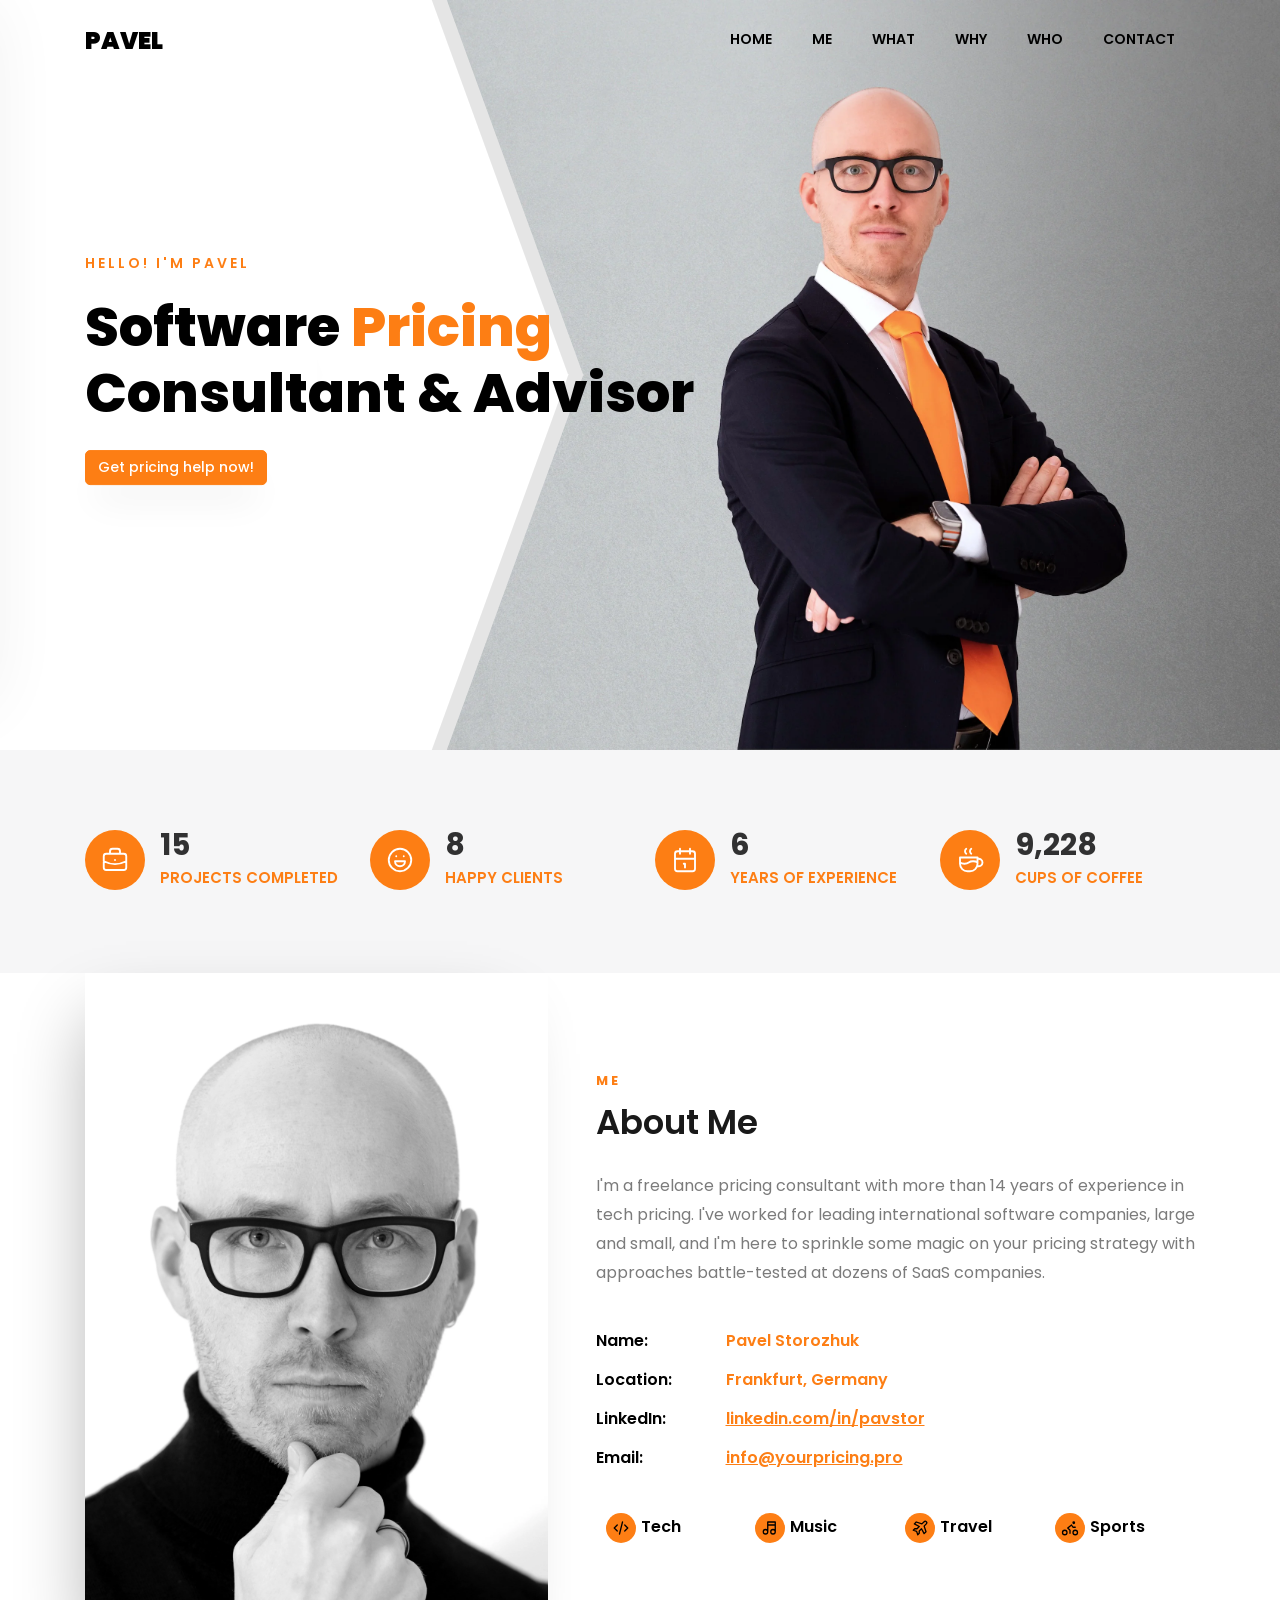
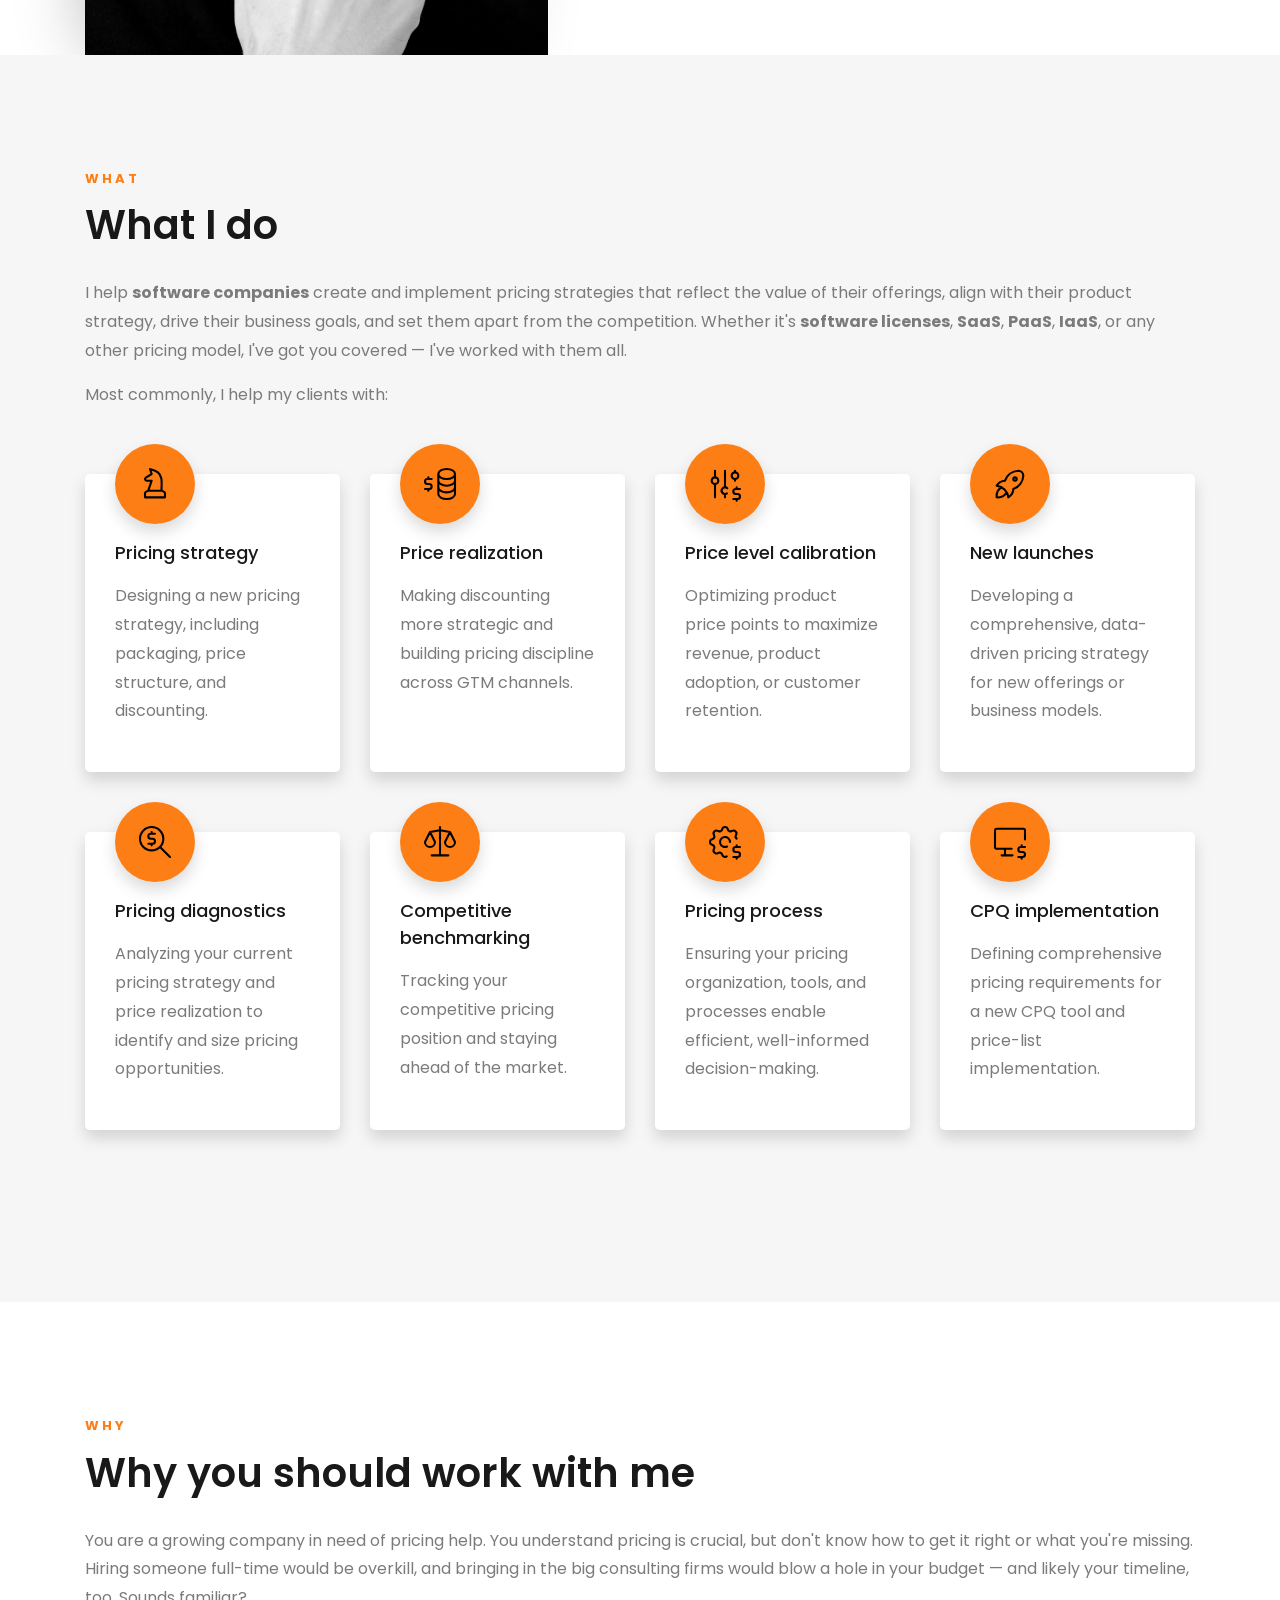
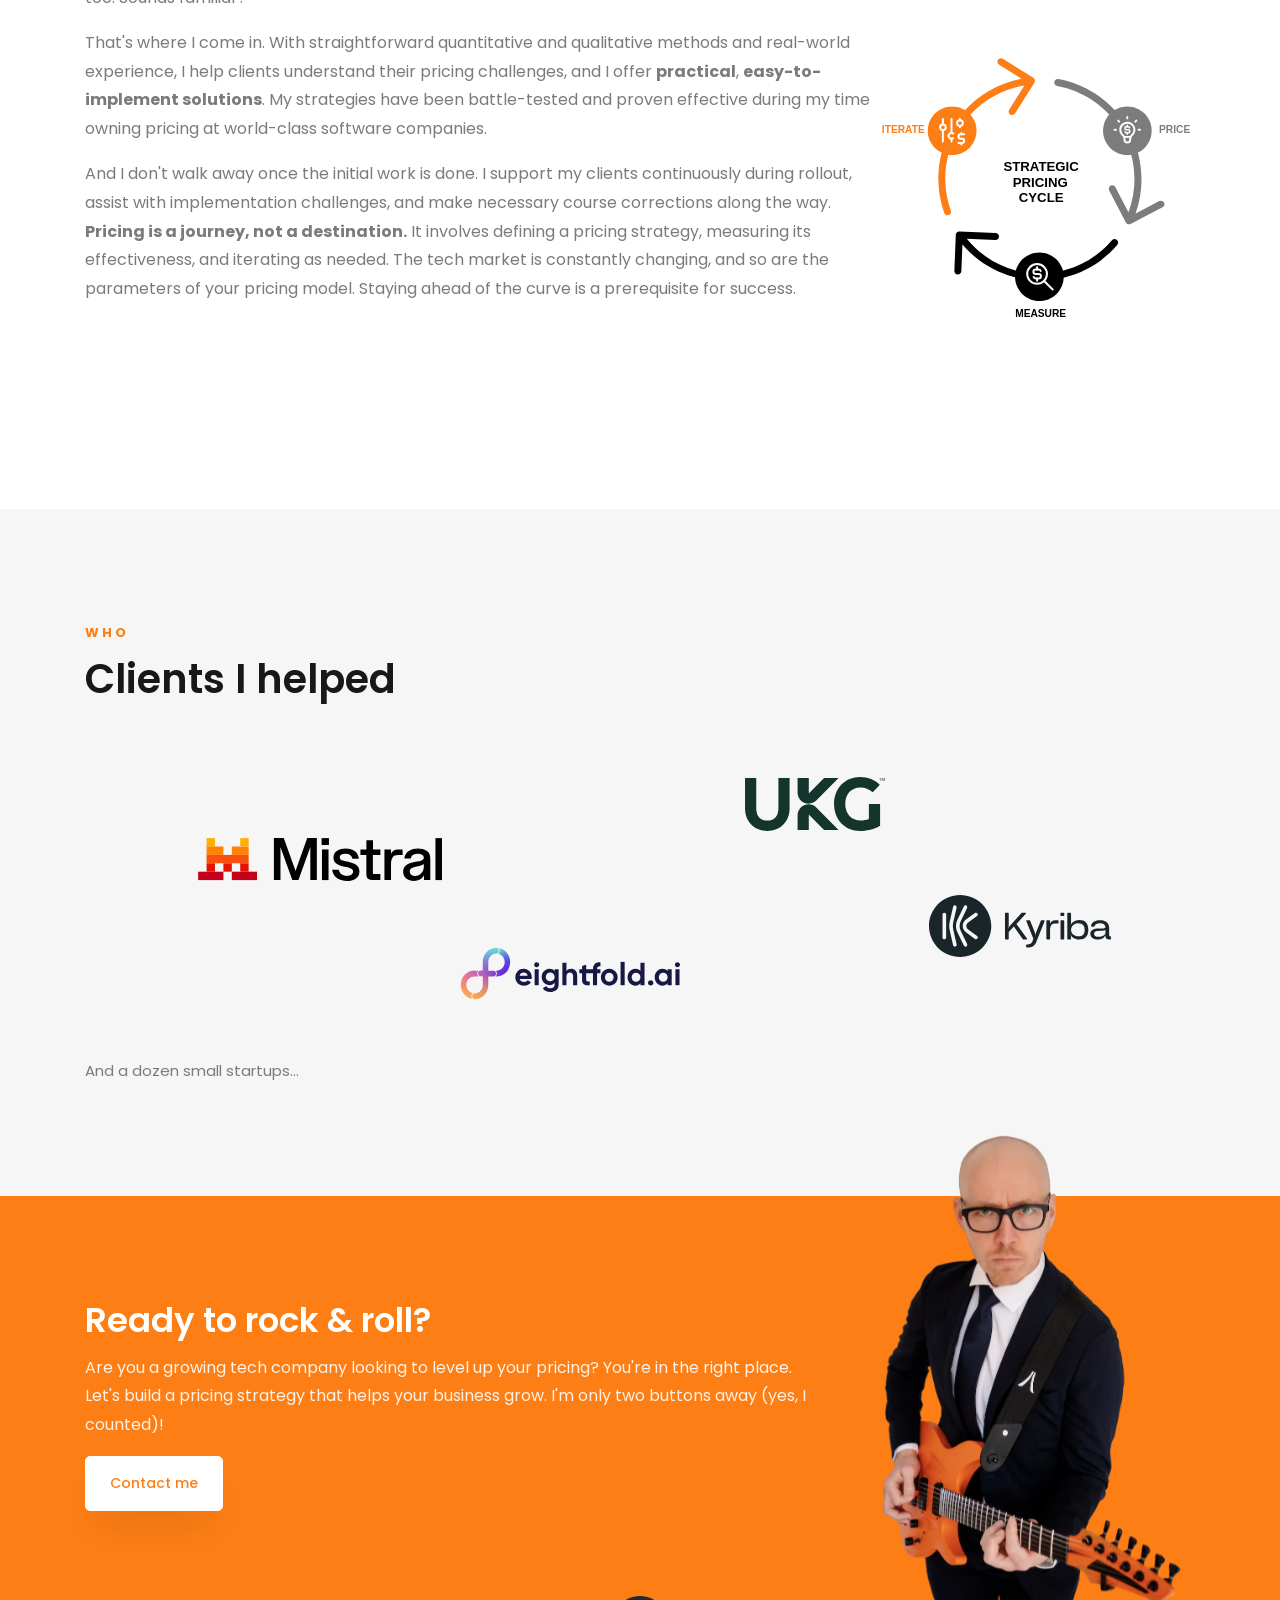
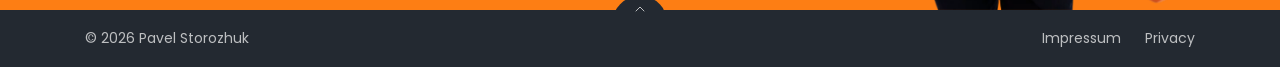
<file: index.html>
<!DOCTYPE html>
<html lang="en">

<head>
	<meta charset="utf-8">
	<meta name="viewport" content="width=device-width, initial-scale=1">
	<title>Pavel Storozhuk — Software Pricing Consultant &amp; Advisor</title>
	<meta name="description" content="Independent software pricing consultant: 14+ years in pricing for leading tech companies. Strategy, packaging and price realization for SaaS, PaaS and IaaS.">
	<link rel="canonical" href="https://yourpricing.pro/">
	<link rel="icon" href="images/favicon/favicon.ico" sizes="16x16 32x32 48x48">
	<link rel="icon" href="images/favicon/favicon.svg" type="image/svg+xml">
	<link rel="apple-touch-icon" href="images/favicon/apple-touch-icon.png">
	<link rel="manifest" href="site.webmanifest">
	<meta name="color-scheme" content="light dark">
	<meta name="theme-color" content="#ffffff" media="(prefers-color-scheme: light)">
	<meta name="theme-color" content="#1b1d20" media="(prefers-color-scheme: dark)">
	<!-- The site has its own dark theme; this stops the Dark Reader extension darkening it a second time -->
	<meta name="darkreader-lock">

	<!-- Link previews (LinkedIn, Slack, Teams, …) -->
	<meta property="og:type" content="website">
	<meta property="og:site_name" content="Your Pricing Pro">
	<meta property="og:locale" content="en_US">
	<meta property="og:url" content="https://yourpricing.pro/">
	<meta property="og:title" content="Pavel Storozhuk — Software Pricing Consultant &amp; Advisor">
	<meta property="og:description" content="Independent software pricing consultant: 14+ years in pricing for leading tech companies. Strategy, packaging and price realization for SaaS, PaaS and IaaS.">
	<meta property="og:image" content="https://yourpricing.pro/images/og.jpg">
	<meta property="og:image:width" content="1200">
	<meta property="og:image:height" content="630">
	<meta property="og:image:alt" content="Pavel Storozhuk, software pricing consultant">
	<meta name="twitter:card" content="summary_large_image">

	<!-- Structured data for search engines: who Pavel is and what the business offers -->
	<script type="application/ld+json">
	{
		"@context": "https://schema.org",
		"@graph": [
			{
				"@type": "Person",
				"@id": "https://yourpricing.pro/#pavel",
				"name": "Pavel Storozhuk",
				"jobTitle": "Software Pricing Consultant & Advisor",
				"description": "Freelance software pricing consultant with more than 14 years of experience in tech pricing for leading international software companies.",
				"url": "https://yourpricing.pro/",
				"image": "https://yourpricing.pro/images/about.jpg",
				"email": "info@yourpricing.pro",
				"address": {
					"@type": "PostalAddress",
					"addressLocality": "Frankfurt am Main",
					"addressRegion": "Hesse",
					"addressCountry": "DE"
				},
				"sameAs": ["https://linkedin.com/in/pavstor/"],
				"knowsLanguage": ["en", "ru", "de", "cs"],
				"knowsAbout": [
					"Pricing strategy",
					"SaaS pricing",
					"Software licensing",
					"Packaging and bundling",
					"Price realization",
					"Discount management",
					"Competitive pricing benchmarking",
					"CPQ (Configure, Price, Quote)"
				],
				"worksFor": { "@id": "https://yourpricing.pro/#business" }
			},
			{
				"@type": "ProfessionalService",
				"@id": "https://yourpricing.pro/#business",
				"name": "Your Pricing Pro",
				"description": "Independent software pricing consulting for growing SaaS and technology companies: pricing strategy, packaging, and price realization.",
				"url": "https://yourpricing.pro/",
				"logo": "https://yourpricing.pro/images/favicon/icon-512.png",
				"image": "https://yourpricing.pro/images/og.jpg",
				"email": "info@yourpricing.pro",
				"foundingDate": "2023",
				"founder": { "@id": "https://yourpricing.pro/#pavel" },
				"address": {
					"@type": "PostalAddress",
					"addressLocality": "Frankfurt am Main",
					"addressRegion": "Hesse",
					"addressCountry": "DE"
				},
				"areaServed": [
					{ "@type": "Country", "name": "United States" },
					{ "@type": "Place", "name": "European Union" }
				],
				"knowsLanguage": ["en", "ru", "de", "cs"],
				"sameAs": ["https://linkedin.com/in/pavstor/"],
				"hasOfferCatalog": {
					"@type": "OfferCatalog",
					"name": "Software pricing consulting services",
					"itemListElement": [
						{ "@type": "Offer", "itemOffered": { "@type": "Service", "name": "Pricing strategy", "description": "Designing a new pricing strategy, including packaging, price structure, and discounting." } },
						{ "@type": "Offer", "itemOffered": { "@type": "Service", "name": "Price realization", "description": "Making discounting more strategic and building pricing discipline across GTM channels." } },
						{ "@type": "Offer", "itemOffered": { "@type": "Service", "name": "Price level calibration", "description": "Optimizing product price points to maximize revenue, product adoption, or customer retention." } },
						{ "@type": "Offer", "itemOffered": { "@type": "Service", "name": "New launches", "description": "Developing a comprehensive, data-driven pricing strategy for new offerings or business models." } },
						{ "@type": "Offer", "itemOffered": { "@type": "Service", "name": "Pricing diagnostics", "description": "Analyzing your current pricing strategy and price realization to identify and size pricing opportunities." } },
						{ "@type": "Offer", "itemOffered": { "@type": "Service", "name": "Competitive benchmarking", "description": "Tracking your competitive pricing position and staying ahead of the market." } },
						{ "@type": "Offer", "itemOffered": { "@type": "Service", "name": "Pricing process", "description": "Ensuring your pricing organization, tools, and processes enable efficient, well-informed decision-making." } },
						{ "@type": "Offer", "itemOffered": { "@type": "Service", "name": "CPQ implementation", "description": "Defining comprehensive pricing requirements for a new CPQ tool and price-list implementation." } }
					]
				}
			},
			{
				"@type": "WebSite",
				"@id": "https://yourpricing.pro/#website",
				"url": "https://yourpricing.pro/",
				"name": "Your Pricing Pro",
				"inLanguage": "en",
				"publisher": { "@id": "https://yourpricing.pro/#business" }
			},
			{
				"@type": "WebPage",
				"@id": "https://yourpricing.pro/#webpage",
				"url": "https://yourpricing.pro/",
				"name": "Pavel Storozhuk — Software Pricing Consultant & Advisor",
				"inLanguage": "en",
				"isPartOf": { "@id": "https://yourpricing.pro/#website" },
				"about": { "@id": "https://yourpricing.pro/#pavel" },
				"mainEntity": { "@id": "https://yourpricing.pro/#pavel" },
				"primaryImageOfPage": "https://yourpricing.pro/images/about.jpg"
			}
		]
	}
	</script>

	<!-- Self-hosted fonts (css/style.css); preload the two weights the hero needs first -->
	<link rel="preload" href="fonts/poppins-600-latin.woff2" as="font" type="font/woff2" crossorigin>
	<link rel="preload" href="fonts/poppins-800-latin.woff2" as="font" type="font/woff2" crossorigin>
	<link rel="stylesheet" href="css/style.css?v=2026-11-18">
</head>

<body>
	<!-- Navigation: sticky menu bar; collapses into a toggle menu below 992px -->
	<nav class="site-nav" data-nav>
		<div class="container site-nav_inner">
			<a class="site-nav_brand" href="#home-section">Pavel</a>
			<!-- Icons: Tabler Icons 3.31 by Paweł Kuna (MIT, see licenses/tabler-icons.txt), inlined as SVG -->
			<button class="site-nav_toggle" type="button" data-nav-toggle aria-controls="nav" aria-expanded="false" aria-label="Toggle navigation">
				<svg class="icon" viewBox="0 0 24 24" aria-hidden="true"><path d="M4 6l16 0 M4 12l16 0 M4 18l16 0" /></svg>
			</button>
			<div class="site-nav_menu" id="nav">
				<ul class="site-nav_list">
					<li><a class="site-nav_link" href="#home-section"><span>Home</span></a></li>
					<li><a class="site-nav_link" href="#about-section"><span>Me</span></a></li>
					<li><a class="site-nav_link" href="#what-section"><span>What</span></a></li>
					<li><a class="site-nav_link" href="#why-section"><span>Why</span></a></li>
					<li><a class="site-nav_link" href="#clients-section"><span>Who</span></a></li>
					<li><a class="site-nav_link" href="#contact-section"><span>Contact</span></a></li>
				</ul>
			</div>
		</div>
	</nav>

	<main>
		<!-- Hero slider: one .slide per screen -->
		<div class="hero-slider" id="home-section" data-slider>
			<div class="slide">
				<div class="slide_photo" style="background-image: url(images/hero-1.webp);">
					<div class="slide_shape slide_shape--top"></div>
					<div class="slide_shape slide_shape--bottom"></div>
				</div>
				<div class="slide_content reveal">
					<div class="slide_text">
						<span class="slide_eyebrow">Hello! I'm Pavel</span>
						<h1 class="slide_title">Software <span>Pricing</span> Consultant &amp; Advisor</h1>
						<p><a class="btn btn--primary" data-contact href="mailto:info@yourpricing.pro?subject=Pricing%20help%20needed!&body=Dear%20Pavel,%0A">Get pricing help now!</a></p>
					</div>
				</div>
			</div>
			<div class="slide">
				<div class="slide_photo" style="background-image: url(images/hero-2.webp);">
					<div class="slide_shape slide_shape--top"></div>
					<div class="slide_shape slide_shape--bottom"></div>
				</div>
				<div class="slide_content">
					<div class="slide_text">
						<span class="slide_eyebrow">Your Pricing Pro</span>
						<p class="slide_title">I'm <span>Pavel</span>, and pricing is what I do best</p>
						<p><a class="btn btn--primary" data-contact href="mailto:info@yourpricing.pro?subject=Pricing%20help%20needed!&body=Dear%20Pavel,%0A">Get pricing help now!</a></p>
					</div>
				</div>
			</div>
		</div>

		<!-- Stats: numbers count up from 0 to data-count when scrolled into view -->
		<div class="stats" data-counters>
			<div class="container">
				<ul class="stats_grid">
					<li class="stat reveal">
						<div class="stat_icon"><svg class="icon" viewBox="0 0 24 24" aria-hidden="true"><path d="M3 7m0 2a2 2 0 0 1 2 -2h14a2 2 0 0 1 2 2v9a2 2 0 0 1 -2 2h-14a2 2 0 0 1 -2 -2z M8 7v-2a2 2 0 0 1 2 -2h4a2 2 0 0 1 2 2v2 M12 12l0 .01 M3 13a20 20 0 0 0 18 0" /></svg></div>
						<div class="stat_text">
							<strong class="stat_number"><span data-count="32" aria-hidden="true">0</span><span class="visually-hidden">32</span></strong>
							<span class="stat_label">Projects Completed</span>
						</div>
					</li>
					<li class="stat reveal">
						<div class="stat_icon"><svg class="icon" viewBox="0 0 24 24" aria-hidden="true"><path d="M12 12m-9 0a9 9 0 1 0 18 0a9 9 0 1 0 -18 0 M9 9l.01 0 M15 9l.01 0 M8 13a4 4 0 1 0 8 0h-8" /></svg></div>
						<div class="stat_text">
							<strong class="stat_number"><span data-count="18" aria-hidden="true">0</span><span class="visually-hidden">18</span></strong>
							<span class="stat_label">Happy Clients</span>
						</div>
					</li>
					<li class="stat reveal">
						<div class="stat_icon"><svg class="icon" viewBox="0 0 24 24" aria-hidden="true"><path d="M4 7a2 2 0 0 1 2 -2h12a2 2 0 0 1 2 2v12a2 2 0 0 1 -2 2h-12a2 2 0 0 1 -2 -2v-12z M16 3v4 M8 3v4 M4 11h16 M11 15h1 M12 15v3" /></svg></div>
						<div class="stat_text">
							<strong class="stat_number"><span data-count="14" aria-hidden="true">0</span><span class="visually-hidden">14</span></strong>
							<span class="stat_label">Years of Experience</span>
						</div>
					</li>
					<li class="stat reveal">
						<div class="stat_icon"><svg class="icon" viewBox="-1 0 24 24" aria-hidden="true"><path d="M3 14c.83 .642 2.077 1.017 3.5 1c1.423 .017 2.67 -.358 3.5 -1c.83 -.642 2.077 -1.017 3.5 -1c1.423 -.017 2.67 .358 3.5 1 M8 3a2.4 2.4 0 0 0 -1 2a2.4 2.4 0 0 0 1 2 M12 3a2.4 2.4 0 0 0 -1 2a2.4 2.4 0 0 0 1 2 M3 10h14v5a6 6 0 0 1 -6 6h-2a6 6 0 0 1 -6 -6v-5z M16.746 16.726a3 3 0 1 0 .252 -5.555" /></svg></div>
						<div class="stat_text">
							<strong class="stat_number"><span data-count="19478" aria-hidden="true">0</span><span class="visually-hidden">19,478</span></strong>
							<span class="stat_label">Cups of Coffee</span>
						</div>
					</li>
				</ul>
			</div>
		</div>

		<!-- About: photo, intro, contact details and interests -->
		<section class="about" id="about-section">
			<div class="container">
				<div class="about_grid">
					<div class="about_photo">
						<img src="images/about.webp" alt="Pavel Storozhuk, software pricing consultant" width="2629" height="3616" decoding="async">
					</div>
					<div class="about_body">
						<div class="section-text reveal">
							<span class="eyebrow">Me</span>
							<h2>About Me</h2>
							<p>
								I'm a freelance pricing consultant with more than 14 years of experience in tech pricing.
								I've worked for leading international software companies, large and small, and I'm here
								to sprinkle some magic on your pricing strategy with approaches battle-tested at dozens
								of SaaS companies.
							</p>
							<dl class="info-list">
								<div><dt class="info-list_label">Name:</dt> <dd class="info-list_value">Pavel Storozhuk</dd></div>
								<div><dt class="info-list_label">Location:</dt> <dd class="info-list_value">Frankfurt, Germany</dd></div>
								<div><dt class="info-list_label">LinkedIn:</dt> <dd class="info-list_value"><a href="https://linkedin.com/in/pavstor/">linkedin.com/in/pavstor</a></dd></div>
								<div><dt class="info-list_label">Email:</dt> <dd class="info-list_value"><a href="mailto:info@yourpricing.pro?subject=Pricing%20consultation%20question&body=Dear%20Pavel,%0A">info@yourpricing.pro</a></dd></div>
							</dl>
						</div>
						<ul class="interests">
							<li class="interest">
								<div class="interest_icon"><svg class="icon" viewBox="0 0 24 24" aria-hidden="true"><path d="M7 8l-4 4l4 4 M17 8l4 4l-4 4 M14 4l-4 16" /></svg></div>
								<div class="interest_label">Tech</div>
							</li>
							<li class="interest">
								<div class="interest_icon"><svg class="icon" viewBox="0 0 24 24" aria-hidden="true"><path d="M3 17a3 3 0 1 0 6 0a3 3 0 0 0 -6 0 M13 17a3 3 0 1 0 6 0a3 3 0 0 0 -6 0 M9 17v-13h10v13 M9 8h10" /></svg></div>
								<div class="interest_label">Music</div>
							</li>
							<li class="interest">
								<div class="interest_icon"><svg class="icon" viewBox="0 0 24 24" aria-hidden="true"><path d="M14.5 6.5l3 -2.9a2.05 2.05 0 0 1 2.9 2.9l-2.9 3l2.5 7.5l-2.5 2.55l-3.5 -6.55l-3 3v3l-2 2l-1.5 -4.5l-4.5 -1.5l2 -2h3l3 -3l-6.5 -3.5l2.5 -2.5l7.5 2.5z" /></svg></div>
								<div class="interest_label">Travel</div>
							</li>
							<li class="interest">
								<div class="interest_icon"><svg class="icon" viewBox="0 0 24 24" aria-hidden="true"><path d="M5 18m-3 0a3 3 0 1 0 6 0a3 3 0 1 0 -6 0 M19 18m-3 0a3 3 0 1 0 6 0a3 3 0 1 0 -6 0 M12 19l0 -4l-3 -3l5 -4l2 3l3 0 M17 5m-1 0a1 1 0 1 0 2 0a1 1 0 1 0 -2 0" /></svg></div>
								<div class="interest_label">Sports</div>
							</li>
						</ul>
					</div>
				</div>
			</div>
		</section>

		<!-- What: services intro and a grid of service cards -->
		<section class="section section--alt" id="what-section">
			<div class="container">
				<div class="section-text reveal">
					<span class="eyebrow">What</span>
					<h2>What I do</h2>
					<p>
						I help <strong>software companies</strong> create and implement pricing strategies that reflect
						the value of their offerings, align with their product strategy, drive their business goals, and
						set them apart from the competition. Whether it's <strong>software licenses</strong>,
						<strong>SaaS</strong>, <strong>PaaS</strong>, <strong>IaaS</strong>, or any other pricing model,
						I've got you covered — I've worked with them all.
					</p>
					<p>Most commonly, I help my clients with:</p>
				</div>

				<ul class="services">
					<li class="service-card">
						<div class="service-card_icon"><svg class="icon" viewBox="0 0 24 24" aria-hidden="true"><path d="M8 16l-1.447 .724a1 1 0 0 0 -.553 .894v2.382h12v-2.382a1 1 0 0 0 -.553 -.894l-1.447 -.724h-8z M9 3l1 3l-3.491 2.148a1 1 0 0 0 .524 1.852h2.967l-2.073 6h7.961l.112 -5c0 -3 -1.09 -5.983 -4 -7c-1.94 -.678 -2.94 -1.011 -3 -1z" /></svg></div>
						<h3>Pricing strategy</h3>
						<p>Designing a new pricing strategy, including packaging, price structure, and discounting.</p>
					</li>
					<li class="service-card">
						<div class="service-card_icon"><svg class="icon" viewBox="0 0 24 24" aria-hidden="true"><path d="M16 6m-5 0a5 3 0 1 0 10 0a5 3 0 1 0 -10 0 M11 6v4c0 1.657 2.239 3 5 3s5 -1.343 5 -3v-4 M11 10v4c0 1.657 2.239 3 5 3s5 -1.343 5 -3v-4 M11 14v4c0 1.657 2.239 3 5 3s5 -1.343 5 -3v-4 M7 9h-2.5a1.5 1.5 0 0 0 0 3h1a1.5 1.5 0 0 1 0 3h-2.5 M5 15v1m0 -8v1" /></svg></div>
						<h3>Price realization</h3>
						<p>Making discounting more strategic and building pricing discipline across GTM channels.</p>
					</li>
					<li class="service-card">
						<div class="service-card_icon"><svg class="icon" viewBox="0 0 24 24" aria-hidden="true"><path d="M4 10a2 2 0 1 0 4 0a2 2 0 0 0 -4 0 M6 4v4 M6 12v8 M13.366 14.54a2 2 0 1 0 -.216 3.097 M12 4v10 M12 18v2 M16 7a2 2 0 1 0 4 0a2 2 0 0 0 -4 0 M18 4v1 M18 9v1 M21 15h-2.5a1.5 1.5 0 0 0 0 3h1a1.5 1.5 0 0 1 0 3h-2.5 M19 21v1m0 -8v1" /></svg></div>
						<h3>Price level calibration</h3>
						<p>Optimizing product price points to maximize revenue, product adoption, or customer retention.</p>
					</li>
					<li class="service-card">
						<div class="service-card_icon"><svg class="icon" viewBox="0 0 24 24" aria-hidden="true"><path d="M4 13a8 8 0 0 1 7 7a6 6 0 0 0 3 -5a9 9 0 0 0 6 -8a3 3 0 0 0 -3 -3a9 9 0 0 0 -8 6a6 6 0 0 0 -5 3 M7 14a6 6 0 0 0 -3 6a6 6 0 0 0 6 -3 M15 9m-1 0a1 1 0 1 0 2 0a1 1 0 1 0 -2 0" /></svg></div>
						<h3>New launches</h3>
						<p>Developing a comprehensive, data-driven pricing strategy for new offerings or business models.</p>
					</li>
					<li class="service-card">
						<div class="service-card_icon"><svg class="icon" viewBox="0 0 24 24" aria-hidden="true"><path d="M10 10m-7 0a7 7 0 1 0 14 0a7 7 0 1 0 -14 0 M21 21l-6 -6 M12 7h-2.5a1.5 1.5 0 0 0 0 3h1a1.5 1.5 0 0 1 0 3h-2.5 M10 13v1m0 -8v1" /></svg></div>
						<h3>Pricing diagnostics</h3>
						<p>Analyzing your current pricing strategy and price realization to identify and size pricing opportunities.</p>
					</li>
					<li class="service-card">
						<div class="service-card_icon"><svg class="icon" viewBox="0 0 24 24" aria-hidden="true"><path d="M7 20l10 0 M6 6l6 -1l6 1 M12 3l0 17 M9 12l-3 -6l-3 6a3 3 0 0 0 6 0 M21 12l-3 -6l-3 6a3 3 0 0 0 6 0" /></svg></div>
						<h3>Competitive benchmarking</h3>
						<p>Tracking your competitive pricing position and staying ahead of the market.</p>
					</li>
					<li class="service-card">
						<div class="service-card_icon"><svg class="icon" viewBox="0 0 24 24" aria-hidden="true"><path d="M13.038 20.666c-.902 .665 -2.393 .337 -2.713 -.983a1.724 1.724 0 0 0 -2.573 -1.066c-1.543 .94 -3.31 -.826 -2.37 -2.37a1.724 1.724 0 0 0 -1.065 -2.572c-1.756 -.426 -1.756 -2.924 0 -3.35a1.724 1.724 0 0 0 1.066 -2.573c-.94 -1.543 .826 -3.31 2.37 -2.37c1 .608 2.296 .07 2.572 -1.065c.426 -1.756 2.924 -1.756 3.35 0a1.724 1.724 0 0 0 2.573 1.066c1.543 -.94 3.31 .826 2.37 2.37a1.724 1.724 0 0 0 .402 2.248 M15 12a3 3 0 1 0 -1.724 2.716 M21 15h-2.5a1.5 1.5 0 0 0 0 3h1a1.5 1.5 0 0 1 0 3h-2.5 M19 21v1m0 -8v1" /></svg></div>
						<h3>Pricing process</h3>
						<p>Ensuring your pricing organization, tools, and processes enable efficient, well-informed decision-making.</p>
					</li>
					<li class="service-card">
						<div class="service-card_icon"><svg class="icon" viewBox="0 0 24 24" aria-hidden="true"><path d="M13 16h-9a1 1 0 0 1 -1 -1v-10a1 1 0 0 1 1 -1h16a1 1 0 0 1 1 1v5.5 M7 20h6.5 M9 16v4 M21 15h-2.5a1.5 1.5 0 0 0 0 3h1a1.5 1.5 0 0 1 0 3h-2.5 M19 21v1m0 -8v1" /></svg></div>
						<h3>CPQ implementation</h3>
						<p>Defining comprehensive pricing requirements for a new CPQ tool and price-list implementation.</p>
					</li>
				</ul>
			</div>
		</section>

		<!-- Why: approach, with the pricing cycle diagram floated beside the text -->
		<section class="section" id="why-section">
			<div class="container">
				<div class="section-text section-text--with-figure reveal">
					<span class="eyebrow">Why</span>
					<h2>Why you should work with me</h2>
					<p>
						You are a growing company in need of pricing help. You understand pricing is crucial, but don't
						know how to get it right or what you're missing. Hiring someone full-time would be overkill, and
						bringing in the big consulting firms would blow a hole in your budget — and likely your timeline, too.
						Sounds familiar?
					</p>
					<img class="illustration" src="images/pricing-cycle.svg" alt="Strategic pricing cycle: price, measure, iterate" width="2008" height="1742" decoding="async">
					<p>
						That's where I come in. With straightforward quantitative and qualitative methods and real-world
						experience, I help clients understand their pricing challenges, and I offer <strong>practical</strong>,
						<strong>easy-to-implement solutions</strong>. My strategies have been battle-tested and proven effective during my
						time owning pricing at world-class software companies.
					</p>
					<p>
						And I don't walk away once the initial work is done. I support my clients continuously during
						rollout, assist with implementation challenges, and make necessary course corrections along the way.
						<strong>Pricing is a journey, not a destination.</strong> It involves defining
						a pricing strategy, measuring its effectiveness, and iterating as needed. The tech market is constantly
						changing, and so are the parameters of your pricing model. Staying ahead of the curve is a prerequisite for
						success.
					</p>
				</div>
			</div>
		</section>

		<!-- Clients: a loose cloud of logos; each SVG carries its own dark-mode colours -->
		<section class="section section--alt" id="clients-section">
			<div class="container">
				<div class="section-text reveal">
					<span class="eyebrow">Who</span>
					<h2>Clients I helped</h2>
				</div>

				<ul class="clients" data-shuffle>
					<li class="client client--eightfold reveal">
						<a class="client_link" href="https://eightfold.ai/" target="_blank" rel="noopener"><img src="images/clients/eightfold.svg" alt="Eightfold AI" width="192" height="49" loading="lazy" decoding="async"></a>
					</li>
					<li class="client client--kyriba reveal">
						<a class="client_link" href="https://kyriba.com/" target="_blank" rel="noopener"><img src="images/clients/kyriba.svg" alt="Kyriba" width="146" height="50" loading="lazy" decoding="async"></a>
					</li>
					<li class="client client--ukg reveal">
						<a class="client_link" href="https://ukg.com/" target="_blank" rel="noopener"><img src="images/clients/ukg.svg" alt="UKG" width="413" height="157" loading="lazy" decoding="async"></a>
					</li>
					<li class="client client--mistral reveal">
						<a class="client_link" href="https://mistral.ai/" target="_blank" rel="noopener"><img src="images/clients/mistral.svg" alt="Mistral AI" width="91" height="16" loading="lazy" decoding="async"></a>
					</li>
				</ul>

				<p class="clients_more reveal">And a dozen small startups…</p>
			</div>
		</section>

		<!-- Call to action: orange band with a contact button and photo -->
		<section class="cta" id="contact-section">
			<div class="container cta_grid">
				<div class="cta_text">
					<h2>Ready to rock &amp; roll?</h2>
					<p>
						Are you a growing tech company looking to level up your pricing? You're in the right place. Let's build
						a pricing strategy that helps your business grow. I'm only two buttons away (yes, I counted)!
					</p>
					<p><a class="btn btn--white btn--large" data-contact href="mailto:info@yourpricing.pro?subject=Pricing%20consultation%20question&body=Dear%20Pavel,%0A">Contact me</a></p>
				</div>
				<img class="cta_photo" src="images/cta.webp" alt="Pavel Storozhuk" width="833" height="1200" decoding="async">
			</div>
		</section>
	</main>

	<!-- Contact form: a modal dialog opened by the [data-contact] buttons, sent through web3forms -->
	<dialog class="contact-modal" tabindex="-1" aria-labelledby="contact-title" data-contact-modal>
		<div class="contact-modal_card">
			<button class="contact-modal_close" type="button" aria-label="Close" data-contact-close>
				<svg class="icon" viewBox="0 0 24 24" aria-hidden="true"><path d="M18 6l-12 12 M6 6l12 12" /></svg>
			</button>
			<form class="contact-form" action="https://api.web3forms.com/submit" method="POST" data-contact-form>
				<input type="hidden" name="access_key" value="305aff0a-ae7c-4290-9ef5-ddfe26e67bcb">
				<input type="hidden" name="subject" value="Request from YourPricing.Pro">
				<input type="hidden" name="from_name" value="Website Form">
				<input type="checkbox" name="botcheck" class="contact-form_trap" autocomplete="off">

				<span class="eyebrow">Contact</span>
				<h2 id="contact-title">Let's talk pricing</h2>
				<p>Tell me a little about your company and the pricing challenge you're facing.</p>

				<div class="contact-form_field">
					<label for="contact-name">Name</label>
					<input type="text" id="contact-name" name="name" autocomplete="name" required>
				</div>
				<div class="contact-form_field">
					<label for="contact-email">Email</label>
					<input type="email" id="contact-email" name="email" autocomplete="email" required>
				</div>
				<div class="contact-form_field">
					<label for="contact-message">Message</label>
					<textarea id="contact-message" name="message" rows="8" required></textarea>
				</div>

				<p class="contact-form_error" role="alert" hidden data-contact-error>
					Sorry, your message couldn't be sent. Please try again, or email me at
					<a href="mailto:info@yourpricing.pro">info@yourpricing.pro</a>.
				</p>
				<button class="btn btn--primary btn--large contact-form_submit" type="submit">Send message</button>
			</form>
			<div class="contact-done" hidden data-contact-done>
				<span class="eyebrow">Thank you</span>
				<h2 tabindex="-1">Message sent!</h2>
				<p>Thanks for reaching out. I'll get back to you soon.</p>
				<button class="btn btn--primary btn--large" type="button" data-contact-close>Close</button>
			</div>
		</div>
	</dialog>

	<!-- Footer -->
	<footer class="site-footer">
		<div class="container site-footer_inner">
			<p>&copy; <span data-year>2026</span> Pavel Storozhuk</p>
			<nav aria-label="Legal">
				<ul class="site-footer_links">
					<li><a href="impressum/">Impressum</a></li>
					<li><a href="privacy/">Privacy</a></li>
				</ul>
			</nav>
		</div>
		<button class="site-footer_top" type="button" data-to-top aria-label="Back to top"><svg class="icon" viewBox="0 0 24 24" aria-hidden="true"><path d="M6 15l6 -6l6 6" /></svg></button>
	</footer>

	<script src="js/main.js?v=2026-11-14b"></script>
</body>

</html>
</file>
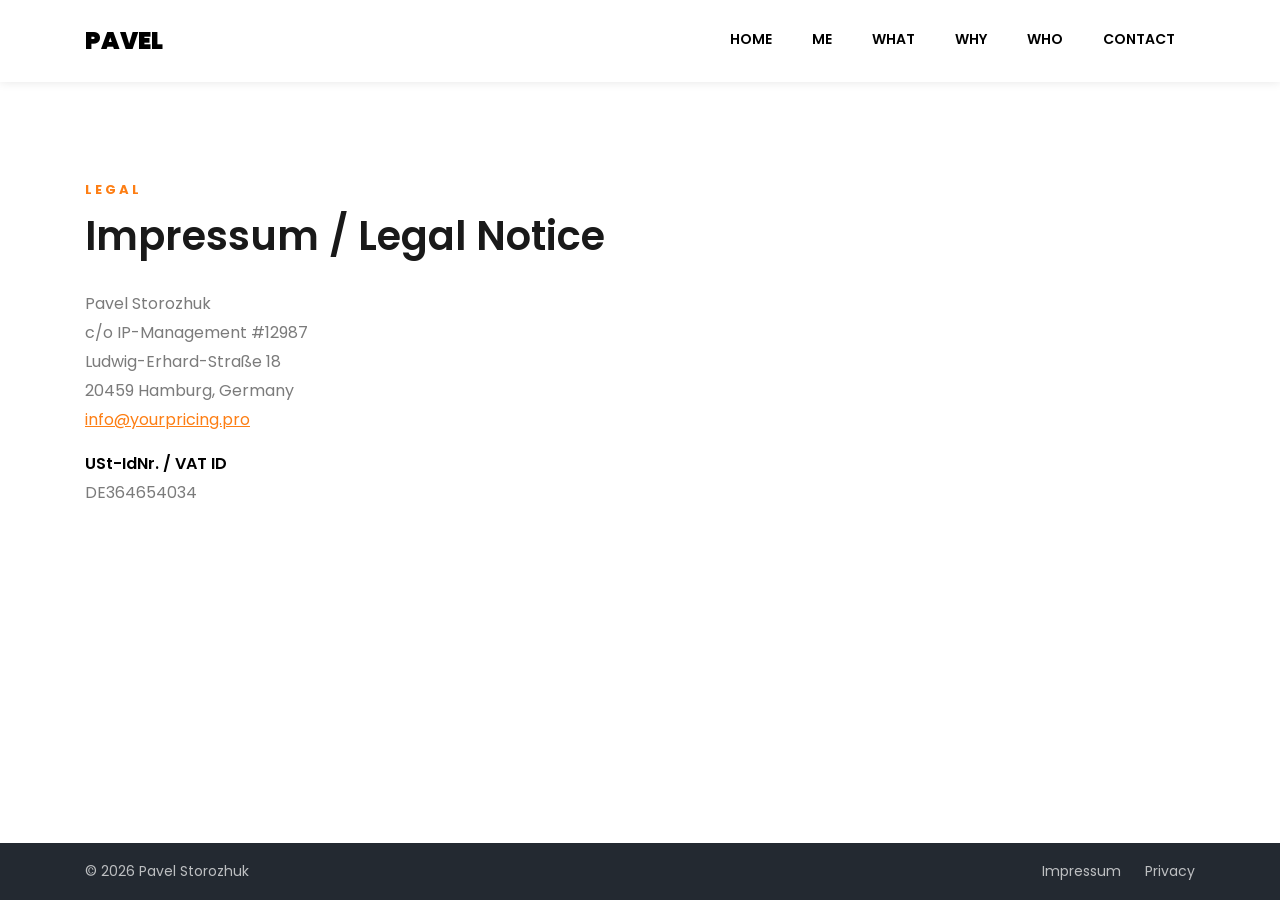
<file: impressum/index.html>
<!DOCTYPE html>
<html lang="en">

<head>
	<meta charset="utf-8">
	<meta name="viewport" content="width=device-width, initial-scale=1">
	<title>Impressum / Legal Notice — Pavel Storozhuk</title>
	<!-- Legal page: kept out of search results -->
	<meta name="robots" content="noindex">
	<link rel="canonical" href="https://yourpricing.pro/impressum/">
	<!-- One folder below the site's root, so paths start from the root, as on the other pages -->
	<base href="../">
	<link rel="icon" href="images/favicon/favicon.ico" sizes="16x16 32x32 48x48">
	<link rel="icon" href="images/favicon/favicon.svg" type="image/svg+xml">
	<link rel="apple-touch-icon" href="images/favicon/apple-touch-icon.png">
	<meta name="color-scheme" content="light dark">
	<meta name="theme-color" content="#ffffff" media="(prefers-color-scheme: light)">
	<meta name="theme-color" content="#1b1d20" media="(prefers-color-scheme: dark)">
	<meta name="darkreader-lock">
	<link rel="preload" href="fonts/poppins-600-latin.woff2" as="font" type="font/woff2" crossorigin>
	<link rel="stylesheet" href="css/style.css?v=2026-11-18">
</head>

<body class="page-fill">
	<nav class="site-nav site-nav--shadow" data-nav>
		<div class="container site-nav_inner">
			<a class="site-nav_brand" href="./">Pavel</a>
			<button class="site-nav_toggle" type="button" data-nav-toggle aria-controls="nav" aria-expanded="false" aria-label="Toggle navigation">
				<svg class="icon" viewBox="0 0 24 24" aria-hidden="true"><path d="M4 6l16 0 M4 12l16 0 M4 18l16 0" /></svg>
			</button>
			<div class="site-nav_menu" id="nav">
				<ul class="site-nav_list">
					<li><a class="site-nav_link" href="./"><span>Home</span></a></li>
					<li><a class="site-nav_link" href="./#about-section"><span>Me</span></a></li>
					<li><a class="site-nav_link" href="./#what-section"><span>What</span></a></li>
					<li><a class="site-nav_link" href="./#why-section"><span>Why</span></a></li>
					<li><a class="site-nav_link" href="./#clients-section"><span>Who</span></a></li>
					<li><a class="site-nav_link" href="./#contact-section"><span>Contact</span></a></li>
				</ul>
			</div>
		</div>
	</nav>

	<main>
		<section class="section section--page-top legal">
			<div class="container">
				<span class="eyebrow">Legal</span>
				<h1><span lang="de">Impressum</span> / Legal Notice</h1>
				<p>
					Pavel Storozhuk<br>
					c/o IP-Management #12987<br>
					Ludwig-Erhard-Straße 18<br>
					20459 Hamburg, Germany<br>
					<a href="mailto:info@yourpricing.pro?subject=Impressum">info@yourpricing.pro</a>
				</p>
				<dl class="legal_details">
					<div>
						<dt><abbr lang="de" title="Umsatzsteuer-Identifikationsnummer">USt-IdNr.</abbr> / VAT ID</dt>
						<dd>DE364654034</dd>
					</div>
				</dl>
			</div>
		</section>
	</main>

	<footer class="site-footer">
		<div class="container site-footer_inner">
			<p>&copy; <span data-year>2026</span> Pavel Storozhuk</p>
			<nav aria-label="Legal">
				<ul class="site-footer_links">
					<li><a href="impressum/">Impressum</a></li>
					<li><a href="privacy/">Privacy</a></li>
				</ul>
			</nav>
		</div>
		<button class="site-footer_top" type="button" data-to-top aria-label="Back to top"><svg class="icon" viewBox="0 0 24 24" aria-hidden="true"><path d="M6 15l6 -6l6 6" /></svg></button>
	</footer>

	<script src="js/main.js?v=2026-11-14b"></script>
</body>

</html>
</file>
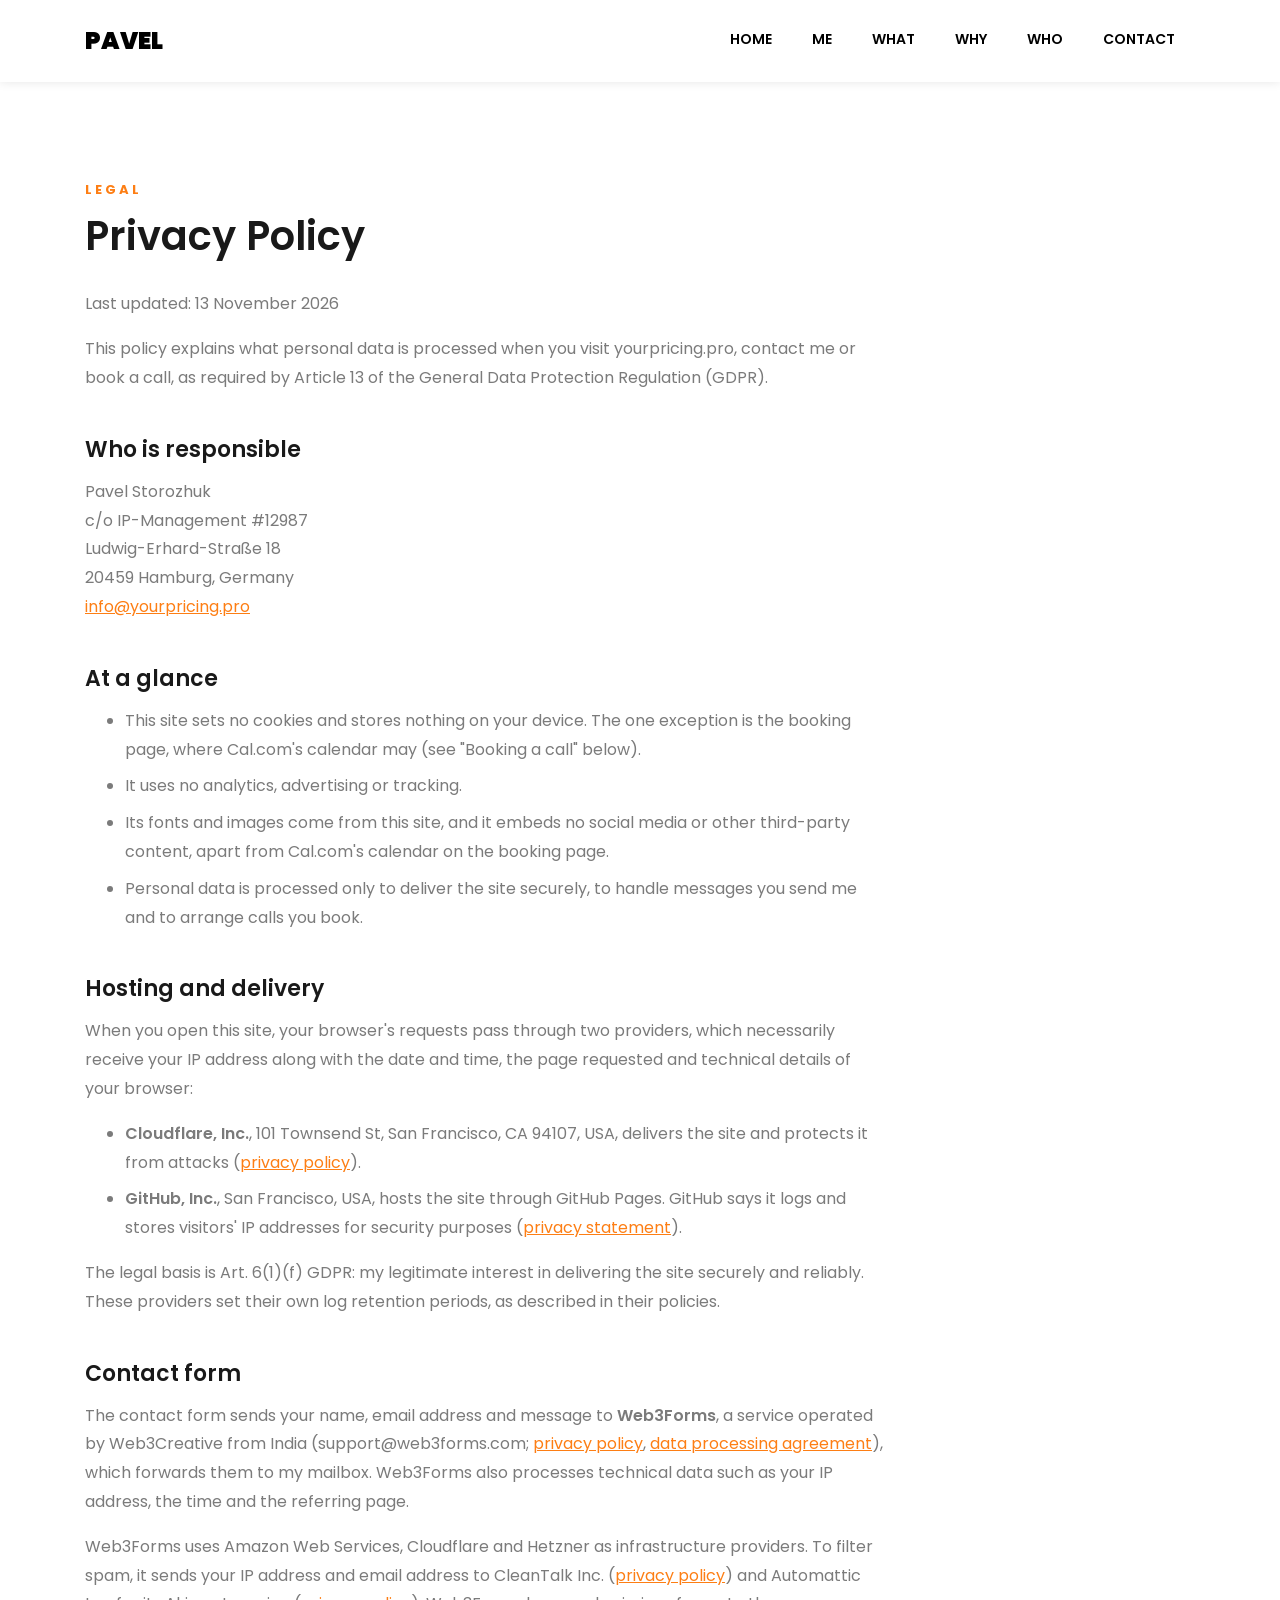
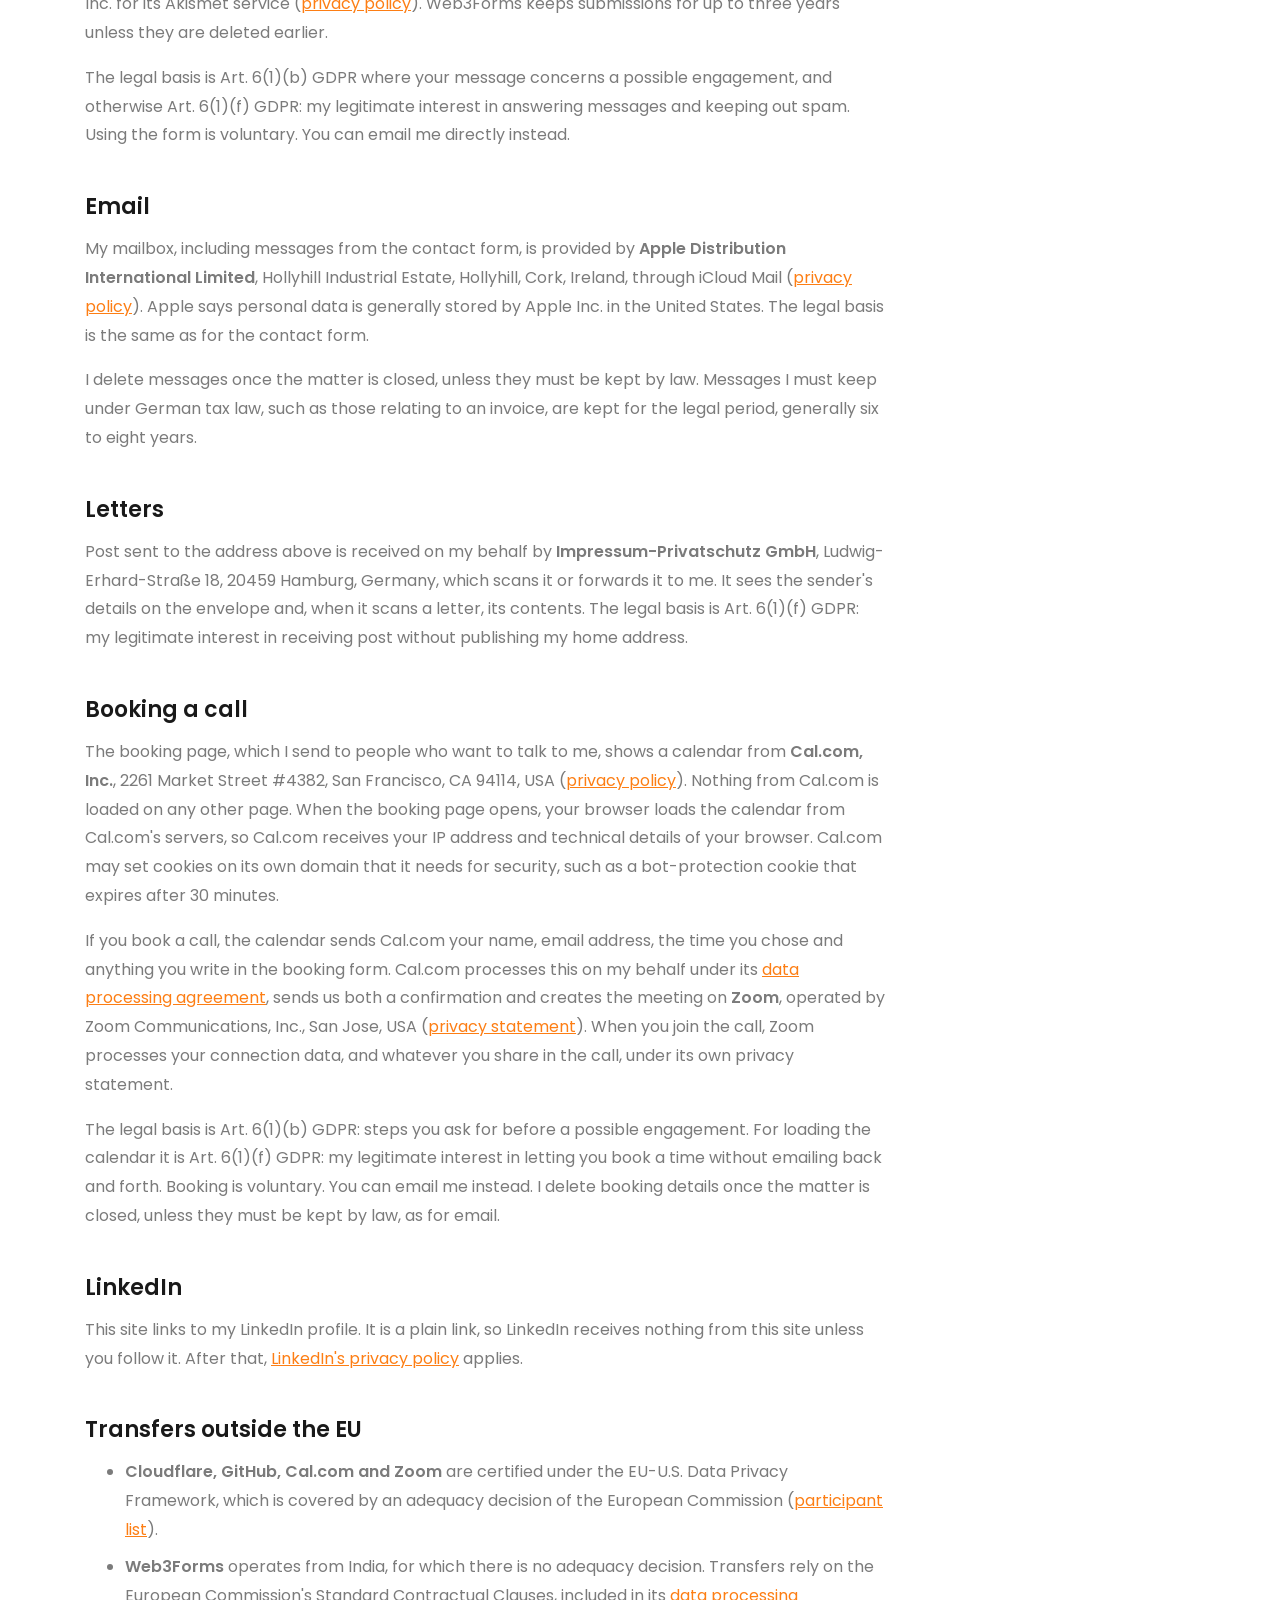
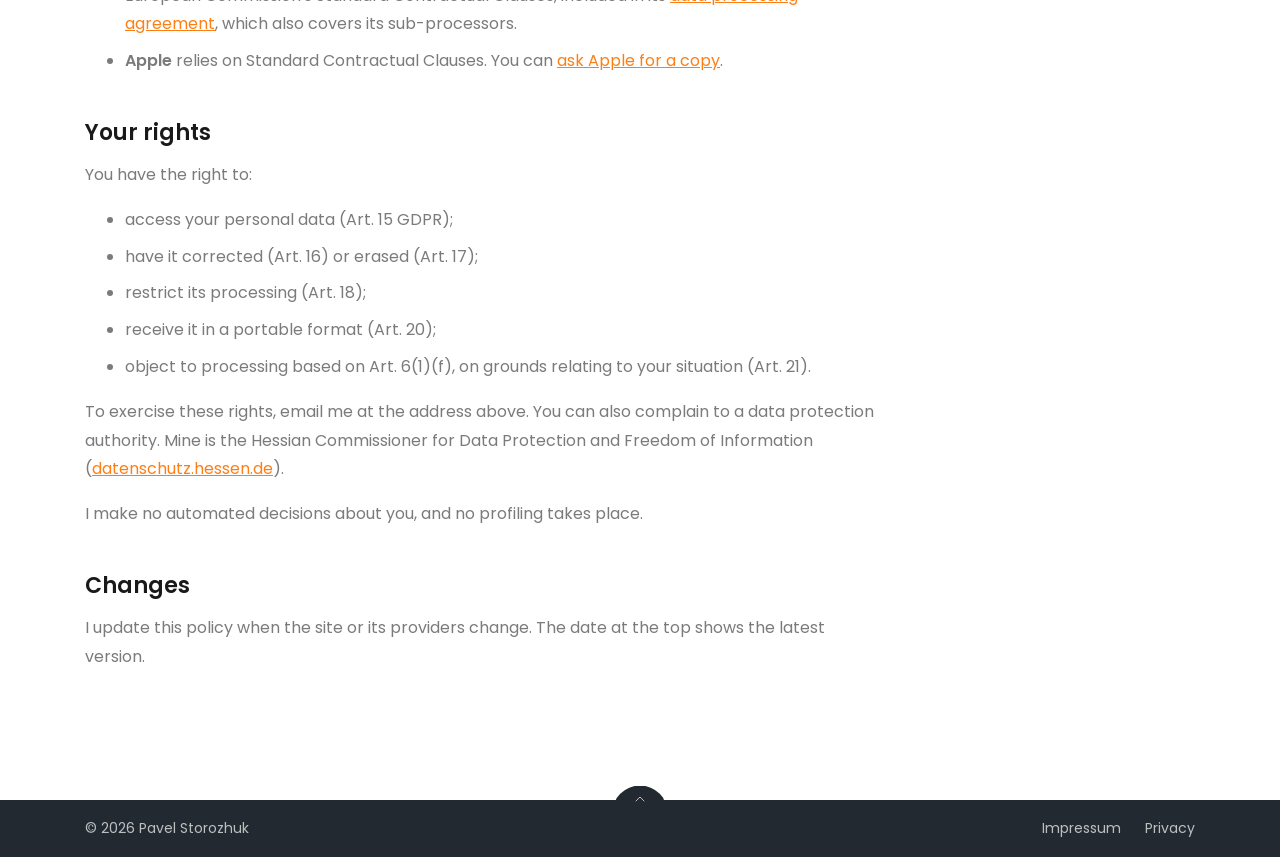
<file: privacy/index.html>
<!DOCTYPE html>
<html lang="en">

<head>
	<meta charset="utf-8">
	<meta name="viewport" content="width=device-width, initial-scale=1">
	<title>Privacy Policy — Pavel Storozhuk</title>
	<!-- Legal page: kept out of search results -->
	<meta name="robots" content="noindex">
	<link rel="canonical" href="https://yourpricing.pro/privacy/">
	<!-- One folder below the site's root, so paths start from the root, as on the other pages -->
	<base href="../">
	<link rel="icon" href="images/favicon/favicon.ico" sizes="16x16 32x32 48x48">
	<link rel="icon" href="images/favicon/favicon.svg" type="image/svg+xml">
	<link rel="apple-touch-icon" href="images/favicon/apple-touch-icon.png">
	<meta name="color-scheme" content="light dark">
	<meta name="theme-color" content="#ffffff" media="(prefers-color-scheme: light)">
	<meta name="theme-color" content="#1b1d20" media="(prefers-color-scheme: dark)">
	<meta name="darkreader-lock">
	<link rel="preload" href="fonts/poppins-600-latin.woff2" as="font" type="font/woff2" crossorigin>
	<link rel="stylesheet" href="css/style.css?v=2026-11-18">
</head>

<body class="page-fill">
	<nav class="site-nav site-nav--shadow" data-nav>
		<div class="container site-nav_inner">
			<a class="site-nav_brand" href="./">Pavel</a>
			<button class="site-nav_toggle" type="button" data-nav-toggle aria-controls="nav" aria-expanded="false" aria-label="Toggle navigation">
				<svg class="icon" viewBox="0 0 24 24" aria-hidden="true"><path d="M4 6l16 0 M4 12l16 0 M4 18l16 0" /></svg>
			</button>
			<div class="site-nav_menu" id="nav">
				<ul class="site-nav_list">
					<li><a class="site-nav_link" href="./"><span>Home</span></a></li>
					<li><a class="site-nav_link" href="./#about-section"><span>Me</span></a></li>
					<li><a class="site-nav_link" href="./#what-section"><span>What</span></a></li>
					<li><a class="site-nav_link" href="./#why-section"><span>Why</span></a></li>
					<li><a class="site-nav_link" href="./#clients-section"><span>Who</span></a></li>
					<li><a class="site-nav_link" href="./#contact-section"><span>Contact</span></a></li>
				</ul>
			</div>
		</div>
	</nav>

	<main>
		<section class="section section--page-top legal">
			<div class="container">
				<span class="eyebrow">Legal</span>
				<h1>Privacy Policy</h1>
				<p>Last updated: 13 November 2026</p>
				<p>
					This policy explains what personal data is processed when you visit yourpricing.pro, contact me or
					book a call, as required by Article 13 of the General Data Protection Regulation (GDPR).
				</p>

				<h2>Who is responsible</h2>
				<p>
					Pavel Storozhuk<br>
					c/o IP-Management #12987<br>
					Ludwig-Erhard-Straße 18<br>
					20459 Hamburg, Germany<br>
					<a href="mailto:info@yourpricing.pro?subject=Privacy%20request">info@yourpricing.pro</a>
				</p>

				<h2>At a glance</h2>
				<ul>
					<li>
						This site sets no cookies and stores nothing on your device. The one exception is the booking page,
						where Cal.com's calendar may (see "Booking a call" below).
					</li>
					<li>It uses no analytics, advertising or tracking.</li>
					<li>
						Its fonts and images come from this site, and it embeds no social media or other third-party content,
						apart from Cal.com's calendar on the booking page.
					</li>
					<li>Personal data is processed only to deliver the site securely, to handle messages you send me and to arrange calls you book.</li>
				</ul>

				<h2>Hosting and delivery</h2>
				<p>
					When you open this site, your browser's requests pass through two providers, which necessarily
					receive your IP address along with the date and time, the page requested and technical details of
					your browser:
				</p>
				<ul>
					<li>
						<strong>Cloudflare, Inc.</strong>, 101 Townsend St, San Francisco, CA 94107, USA, delivers the site
						and protects it from attacks (<a href="https://cloudflare.com/privacypolicy/">privacy policy</a>).
					</li>
					<li>
						<strong>GitHub, Inc.</strong>, San Francisco, USA, hosts the site through GitHub Pages. GitHub says it logs
						and stores visitors' IP addresses for security purposes
						(<a href="https://docs.github.com/en/site-policy/privacy-policies/github-general-privacy-statement">privacy statement</a>).
					</li>
				</ul>
				<p>
					The legal basis is Art. 6(1)(f) GDPR: my legitimate interest in delivering the site securely and
					reliably. These providers set their own log retention periods, as described in their policies.
				</p>

				<h2>Contact form</h2>
				<p>
					The contact form sends your name, email address and message to <strong>Web3Forms</strong>, a service
					operated by Web3Creative from India (support@web3forms.com;
					<a href="https://web3forms.com/privacy">privacy policy</a>,
					<a href="https://web3forms.com/dpa">data processing agreement</a>), which forwards them to my mailbox.
					Web3Forms also processes technical data such as your IP address, the time and the referring page.
				</p>
				<p>
					Web3Forms uses Amazon Web Services, Cloudflare and Hetzner as infrastructure providers. To filter
					spam, it sends your IP address and email address to CleanTalk Inc.
					(<a href="https://cleantalk.org/publicoffer#privacy">privacy policy</a>) and Automattic Inc. for its
					Akismet service (<a href="https://automattic.com/privacy/">privacy policy</a>). Web3Forms keeps
					submissions for up to three years unless they are deleted earlier.
				</p>
				<p>
					The legal basis is Art. 6(1)(b) GDPR where your message concerns a possible engagement, and otherwise
					Art. 6(1)(f) GDPR: my legitimate interest in answering messages and keeping out spam. Using the form
					is voluntary. You can email me directly instead.
				</p>

				<h2>Email</h2>
				<p>
					My mailbox, including messages from the contact form, is provided by
					<strong>Apple Distribution International Limited</strong>, Hollyhill Industrial Estate, Hollyhill, Cork,
					Ireland, through iCloud Mail (<a href="https://apple.com/legal/privacy/en-ww/">privacy policy</a>).
					Apple says personal data is generally stored by Apple Inc. in the United States. The legal basis
					is the same as for the contact form.
				</p>
				<p>
					I delete messages once the matter is closed, unless they must be kept by law. Messages I must keep
					under German tax law, such as those relating to an invoice, are kept for the legal period, generally
					six to eight years.
				</p>

				<h2>Letters</h2>
				<p>
					Post sent to the address above is received on my behalf by <strong>Impressum-Privatschutz GmbH</strong>,
					Ludwig-Erhard-Straße 18, 20459 Hamburg, Germany, which scans it or forwards it to me. It sees the
					sender's details on the envelope and, when it scans a letter, its contents. The legal basis is
					Art. 6(1)(f) GDPR: my legitimate interest in receiving post without publishing my home address.
				</p>

				<h2>Booking a call</h2>
				<p>
					The booking page, which I send to people who want to talk to me, shows a calendar from
					<strong>Cal.com, Inc.</strong>, 2261 Market Street #4382, San Francisco, CA 94114, USA
					(<a href="https://cal.com/privacy">privacy policy</a>). Nothing from Cal.com is loaded on any other page.
					When the booking page opens, your browser loads the calendar from Cal.com's servers, so Cal.com
					receives your IP address and technical details of your browser. Cal.com may set cookies on its own
					domain that it needs for security, such as a bot-protection cookie that expires after 30 minutes.
				</p>
				<p>
					If you book a call, the calendar sends Cal.com your name, email address, the time you chose and
					anything you write in the booking form. Cal.com processes this on my behalf under its
					<a href="https://cal.com/dpa">data processing agreement</a>, sends us both a confirmation and
					creates the meeting on <strong>Zoom</strong>, operated by Zoom Communications, Inc., San Jose, USA
					(<a href="https://zoom.com/en/trust/privacy/privacy-statement/">privacy statement</a>). When you join
					the call, Zoom processes your connection data, and whatever you share in the call, under its own
					privacy statement.
				</p>
				<p>
					The legal basis is Art. 6(1)(b) GDPR: steps you ask for before a possible engagement. For loading
					the calendar it is Art. 6(1)(f) GDPR: my legitimate interest in letting you book a time without
					emailing back and forth. Booking is voluntary. You can email me instead. I delete booking details
					once the matter is closed, unless they must be kept by law, as for email.
				</p>

				<h2>LinkedIn</h2>
				<p>
					This site links to my LinkedIn profile. It is a plain link, so LinkedIn receives nothing from this site
					unless you follow it. After that,
					<a href="https://linkedin.com/legal/privacy-policy">LinkedIn's privacy policy</a> applies.
				</p>

				<h2>Transfers outside the EU</h2>
				<ul>
					<li>
						<strong>Cloudflare, GitHub, Cal.com and Zoom</strong> are certified under the EU-U.S. Data Privacy Framework, which is
						covered by an adequacy decision of the European Commission
						(<a href="https://dataprivacyframework.gov/list">participant list</a>).
					</li>
					<li>
						<strong>Web3Forms</strong> operates from India, for which there is no adequacy decision. Transfers rely on
						the European Commission's Standard Contractual Clauses, included in its
						<a href="https://web3forms.com/dpa">data processing agreement</a>, which also covers its
						sub-processors.
					</li>
					<li>
						<strong>Apple</strong> relies on Standard Contractual Clauses. You can
						<a href="https://apple.com/legal/privacy/contact/">ask Apple for a copy</a>.
					</li>
				</ul>

				<h2>Your rights</h2>
				<p>You have the right to:</p>
				<ul>
					<li>access your personal data (Art. 15 GDPR);</li>
					<li>have it corrected (Art. 16) or erased (Art. 17);</li>
					<li>restrict its processing (Art. 18);</li>
					<li>receive it in a portable format (Art. 20);</li>
					<li>object to processing based on Art. 6(1)(f), on grounds relating to your situation (Art. 21).</li>
				</ul>
				<p>
					To exercise these rights, email me at the address above. You can also complain to a data protection
					authority. Mine is the Hessian Commissioner for Data Protection and Freedom of Information
					(<a href="https://datenschutz.hessen.de/">datenschutz.hessen.de</a>).
				</p>
				<p>I make no automated decisions about you, and no profiling takes place.</p>

				<h2>Changes</h2>
				<p>I update this policy when the site or its providers change. The date at the top shows the latest version.</p>
			</div>
		</section>
	</main>

	<footer class="site-footer">
		<div class="container site-footer_inner">
			<p>&copy; <span data-year>2026</span> Pavel Storozhuk</p>
			<nav aria-label="Legal">
				<ul class="site-footer_links">
					<li><a href="impressum/">Impressum</a></li>
					<li><a href="privacy/">Privacy</a></li>
				</ul>
			</nav>
		</div>
		<button class="site-footer_top" type="button" data-to-top aria-label="Back to top"><svg class="icon" viewBox="0 0 24 24" aria-hidden="true"><path d="M6 15l6 -6l6 6" /></svg></button>
	</footer>

	<script src="js/main.js?v=2026-11-14b"></script>
</body>

</html>
</file>
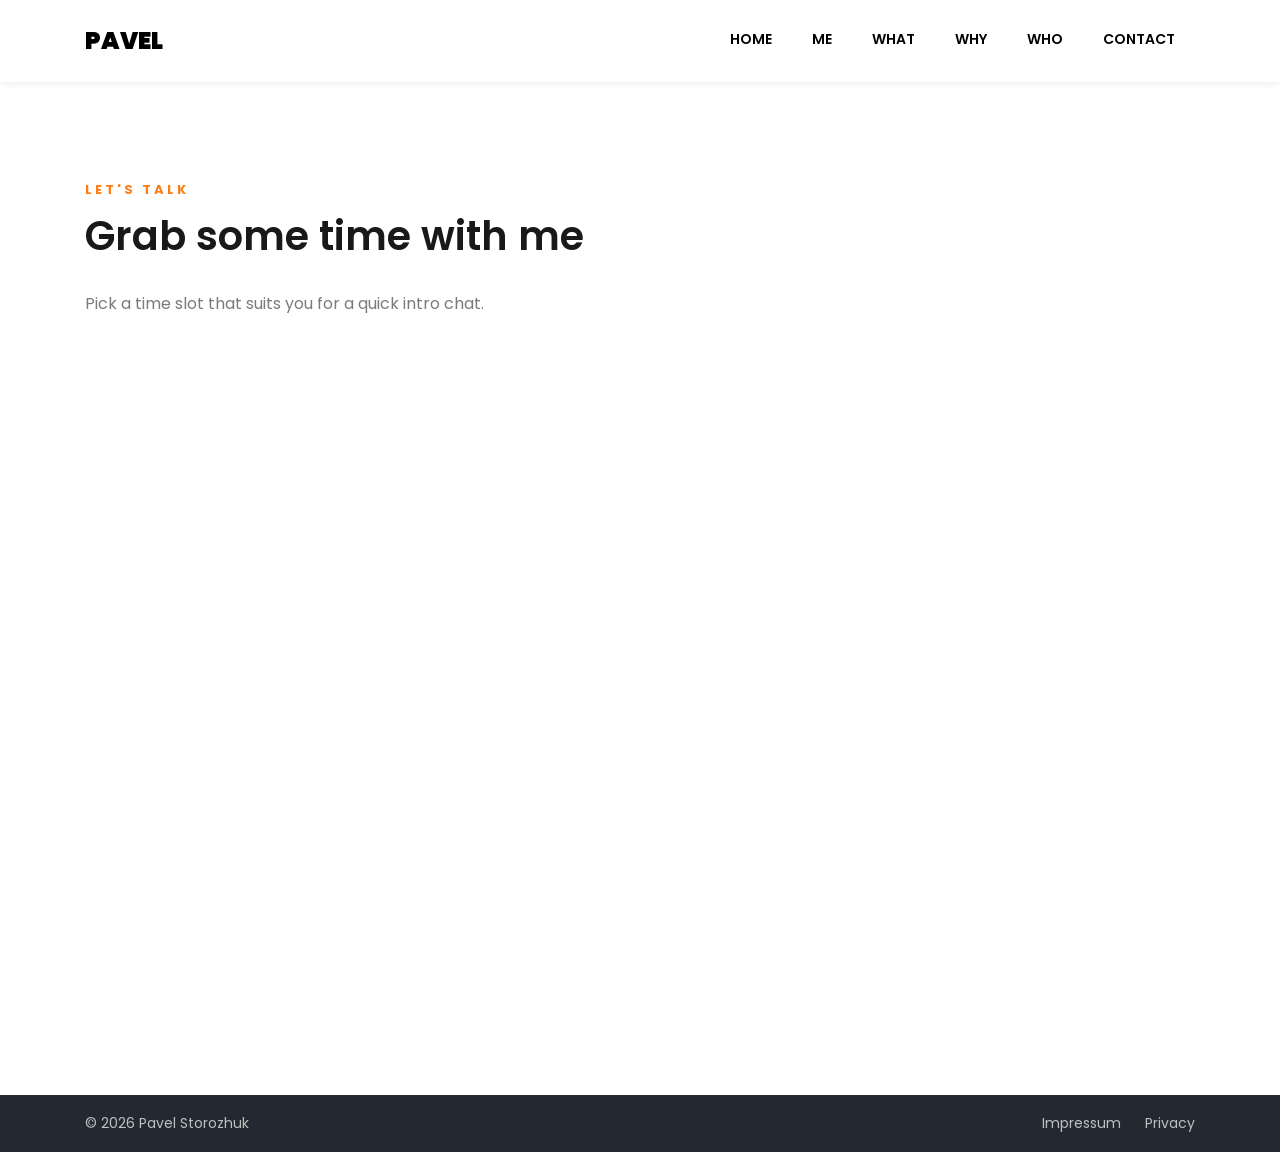
<file: quick-call/index.html>
<!DOCTYPE html>
<html lang="en">

<head>
	<meta charset="utf-8">
	<meta name="viewport" content="width=device-width, initial-scale=1">
	<title>Grab some time with me — Pavel Storozhuk</title>
	<!-- Booking page: only reached by a link sent to prospects, so kept out of search results and not linked from the site -->
	<meta name="robots" content="noindex">
	<link rel="canonical" href="https://yourpricing.pro/quick-call/">
	<!-- One folder below the site's root, so paths start from the root, as on the other pages -->
	<base href="../">
	<link rel="icon" href="images/favicon/favicon.ico" sizes="16x16 32x32 48x48">
	<link rel="icon" href="images/favicon/favicon.svg" type="image/svg+xml">
	<link rel="apple-touch-icon" href="images/favicon/apple-touch-icon.png">
	<meta name="color-scheme" content="light dark">
	<meta name="theme-color" content="#ffffff" media="(prefers-color-scheme: light)">
	<meta name="theme-color" content="#1b1d20" media="(prefers-color-scheme: dark)">
	<meta name="darkreader-lock">
	<link rel="preload" href="fonts/poppins-600-latin.woff2" as="font" type="font/woff2" crossorigin>
	<link rel="stylesheet" href="css/style.css?v=2026-11-18">
</head>

<body class="page-fill">
	<nav class="site-nav site-nav--shadow" data-nav>
		<div class="container site-nav_inner">
			<a class="site-nav_brand" href="./">Pavel</a>
			<button class="site-nav_toggle" type="button" data-nav-toggle aria-controls="nav" aria-expanded="false" aria-label="Toggle navigation">
				<svg class="icon" viewBox="0 0 24 24" aria-hidden="true"><path d="M4 6l16 0 M4 12l16 0 M4 18l16 0" /></svg>
			</button>
			<div class="site-nav_menu" id="nav">
				<ul class="site-nav_list">
					<li><a class="site-nav_link" href="./"><span>Home</span></a></li>
					<li><a class="site-nav_link" href="./#about-section"><span>Me</span></a></li>
					<li><a class="site-nav_link" href="./#what-section"><span>What</span></a></li>
					<li><a class="site-nav_link" href="./#why-section"><span>Why</span></a></li>
					<li><a class="site-nav_link" href="./#clients-section"><span>Who</span></a></li>
					<li><a class="site-nav_link" href="./#contact-section"><span>Contact</span></a></li>
				</ul>
			</div>
		</div>
	</nav>

	<main>
		<section class="section section--page-top booking">
			<div class="container">
				<div class="section-text">
					<span class="eyebrow">Let's talk</span>
					<h1>Grab some time with me</h1>
					<p>Pick a time slot that suits you for a quick intro chat.</p>
				</div>
				<div class="booking_calendar" data-booking>
					<noscript>
						<p>
							The calendar needs JavaScript. You can <a href="https://cal.com/pavel-storozhuk/quick-zoom">book on Cal.com</a> instead,
							or email me at <a href="mailto:info@yourpricing.pro?subject=Quick%20call">info@yourpricing.pro</a>.
						</p>
					</noscript>
				</div>
			</div>
		</section>
	</main>

	<footer class="site-footer">
		<div class="container site-footer_inner">
			<p>&copy; <span data-year>2026</span> Pavel Storozhuk</p>
			<nav aria-label="Legal">
				<ul class="site-footer_links">
					<li><a href="impressum/">Impressum</a></li>
					<li><a href="privacy/">Privacy</a></li>
				</ul>
			</nav>
		</div>
		<button class="site-footer_top" type="button" data-to-top aria-label="Back to top"><svg class="icon" viewBox="0 0 24 24" aria-hidden="true"><path d="M6 15l6 -6l6 6" /></svg></button>
	</footer>

	<script src="js/main.js?v=2026-11-14b"></script>
	<!-- Cal.com inline embed (their snippet, pointed at [data-booking]); only this page loads anything from Cal.com -->
	<script>
		(function (C, A, L) { let p = function (a, ar) { a.q.push(ar); }; let d = C.document; C.Cal = C.Cal || function () { let cal = C.Cal; let ar = arguments; if (!cal.loaded) { cal.ns = {}; cal.q = cal.q || []; d.head.appendChild(d.createElement("script")).src = A; cal.loaded = true; } if (ar[0] === L) { const api = function () { p(api, arguments); }; const namespace = ar[1]; api.q = api.q || []; if(typeof namespace === "string"){cal.ns[namespace] = cal.ns[namespace] || api;p(cal.ns[namespace], ar);p(cal, ["initNamespace", namespace]);} else p(cal, ar); return;} p(cal, ar); }; })(window, "https://app.cal.com/embed/embed.js", "init");
		Cal("init", "quick-zoom", { origin: "https://app.cal.com" });
		Cal.config = Cal.config || {};
		Cal.config.forwardQueryParams = true; // ?name=…&email=… in the page's URL prefills the booking form

		Cal.ns["quick-zoom"]("inline", {
			elementOrSelector: "[data-booking]",
			config: { "layout": "month_view", "useSlotsViewOnSmallScreen": "true" },
			calLink: "pavel-storozhuk/quick-zoom",
		});

		// The calendar can't read the site's variables, so in dark mode its backgrounds repeat --bg and its day buttons --bg-card from style.css
		Cal.ns["quick-zoom"]("ui", { "cssVarsPerTheme": { "light": { "cal-brand": "#fc8f33" }, "dark": { "cal-brand": "#fd7e14", "cal-bg": "#35383d", "cal-bg-muted": "#35383d", "cal-bg-emphasis": "#45494f" } }, "hideEventTypeDetails": false, "layout": "month_view" });
	</script>
</body>

</html>
</file>
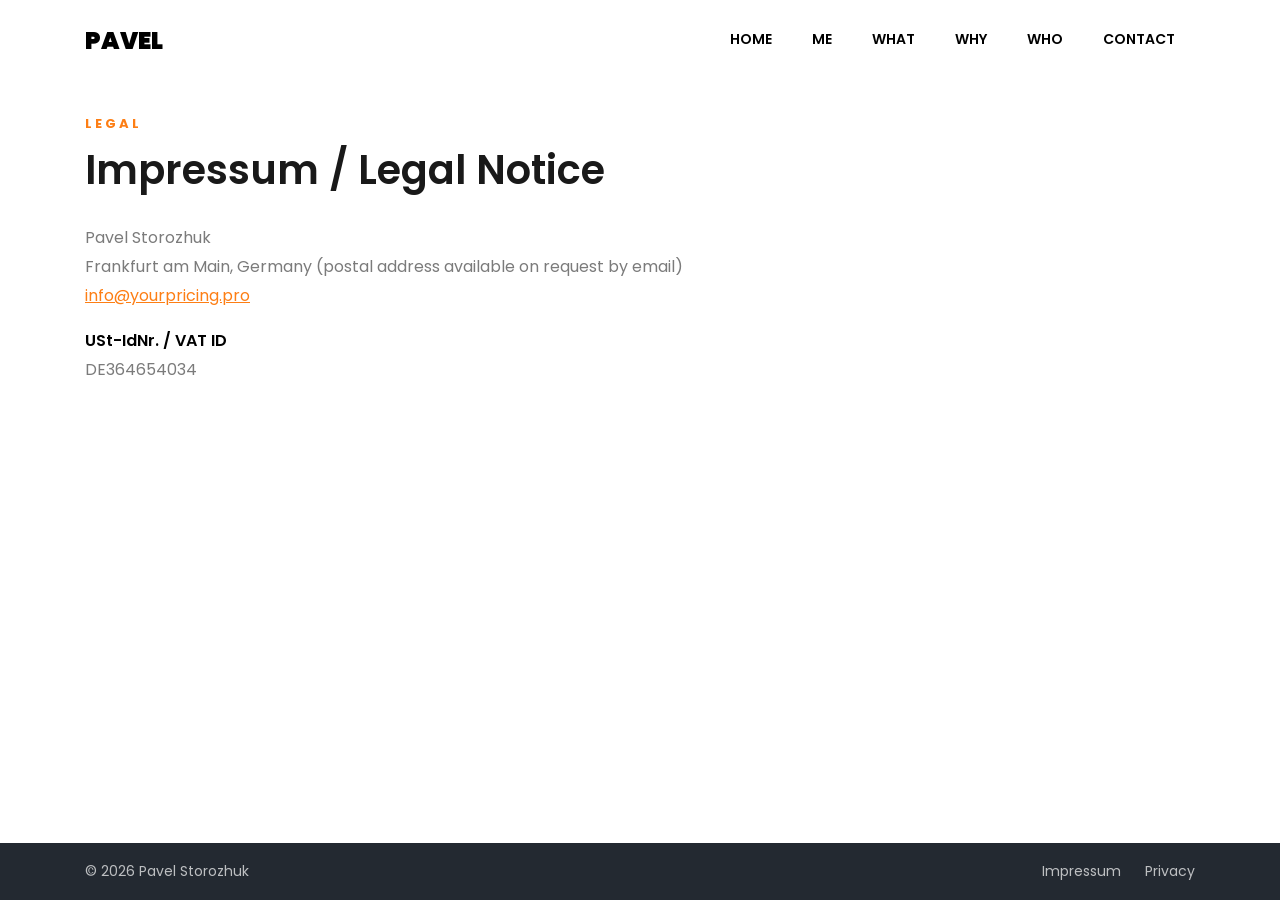
<file: impressum.html>
<!DOCTYPE html>
<html lang="en">

<head>
	<meta charset="utf-8">
	<meta name="viewport" content="width=device-width, initial-scale=1">
	<title>Impressum / Legal Notice — Pavel Storozhuk</title>
	<!-- Legal page: kept out of search results -->
	<meta name="robots" content="noindex">
	<link rel="icon" href="images/favicon/favicon.ico" sizes="16x16 32x32 48x48">
	<link rel="icon" href="images/favicon/favicon.svg" type="image/svg+xml">
	<link rel="apple-touch-icon" href="images/favicon/apple-touch-icon.png">
	<meta name="color-scheme" content="light dark">
	<meta name="theme-color" content="#ffffff" media="(prefers-color-scheme: light)">
	<meta name="theme-color" content="#1b1d20" media="(prefers-color-scheme: dark)">
	<meta name="darkreader-lock">
	<link rel="preload" href="fonts/poppins-600-latin.woff2" as="font" type="font/woff2" crossorigin>
	<link rel="stylesheet" href="css/style.css?v=2026-11-03">
</head>

<body class="page-fill">
	<nav class="site-nav" data-nav>
		<div class="container site-nav_inner">
			<a class="site-nav_brand" href="./">Pavel</a>
			<button class="site-nav_toggle" type="button" data-nav-toggle aria-controls="nav" aria-expanded="false" aria-label="Toggle navigation">
				<svg class="icon" viewBox="0 0 24 24" aria-hidden="true"><path d="M4 6l16 0 M4 12l16 0 M4 18l16 0" /></svg>
			</button>
			<div class="site-nav_menu" id="nav">
				<ul class="site-nav_list">
					<li><a class="site-nav_link" href="./"><span>Home</span></a></li>
					<li><a class="site-nav_link" href="./#about-section"><span>Me</span></a></li>
					<li><a class="site-nav_link" href="./#what-section"><span>What</span></a></li>
					<li><a class="site-nav_link" href="./#why-section"><span>Why</span></a></li>
					<li><a class="site-nav_link" href="./#clients-section"><span>Who</span></a></li>
					<li><a class="site-nav_link" href="./#contact-section"><span>Contact</span></a></li>
				</ul>
			</div>
		</div>
	</nav>

	<main>
		<section class="section legal">
			<div class="container">
				<span class="eyebrow">Legal</span>
				<h1><span lang="de">Impressum</span> / Legal Notice</h1>
				<p>
					Pavel Storozhuk<br>
					Frankfurt am Main, Germany (postal address available on request by email)<br>
					<a href="mailto:info@yourpricing.pro?subject=Impressum">info@yourpricing.pro</a>
				</p>
				<dl class="legal_details">
					<div>
						<dt><abbr lang="de" title="Umsatzsteuer-Identifikationsnummer">USt-IdNr.</abbr> / VAT ID</dt>
						<dd>DE364654034</dd>
					</div>
				</dl>
			</div>
		</section>
	</main>

	<footer class="site-footer">
		<div class="container site-footer_inner">
			<p>&copy; <span data-year>2026</span> Pavel Storozhuk</p>
			<nav aria-label="Legal">
				<ul class="site-footer_links">
					<li><a href="impressum.html">Impressum</a></li>
					<li><a href="privacy.html">Privacy</a></li>
				</ul>
			</nav>
		</div>
	</footer>

	<script src="js/main.js?v=2026-10-30"></script>
</body>

</html>
</file>
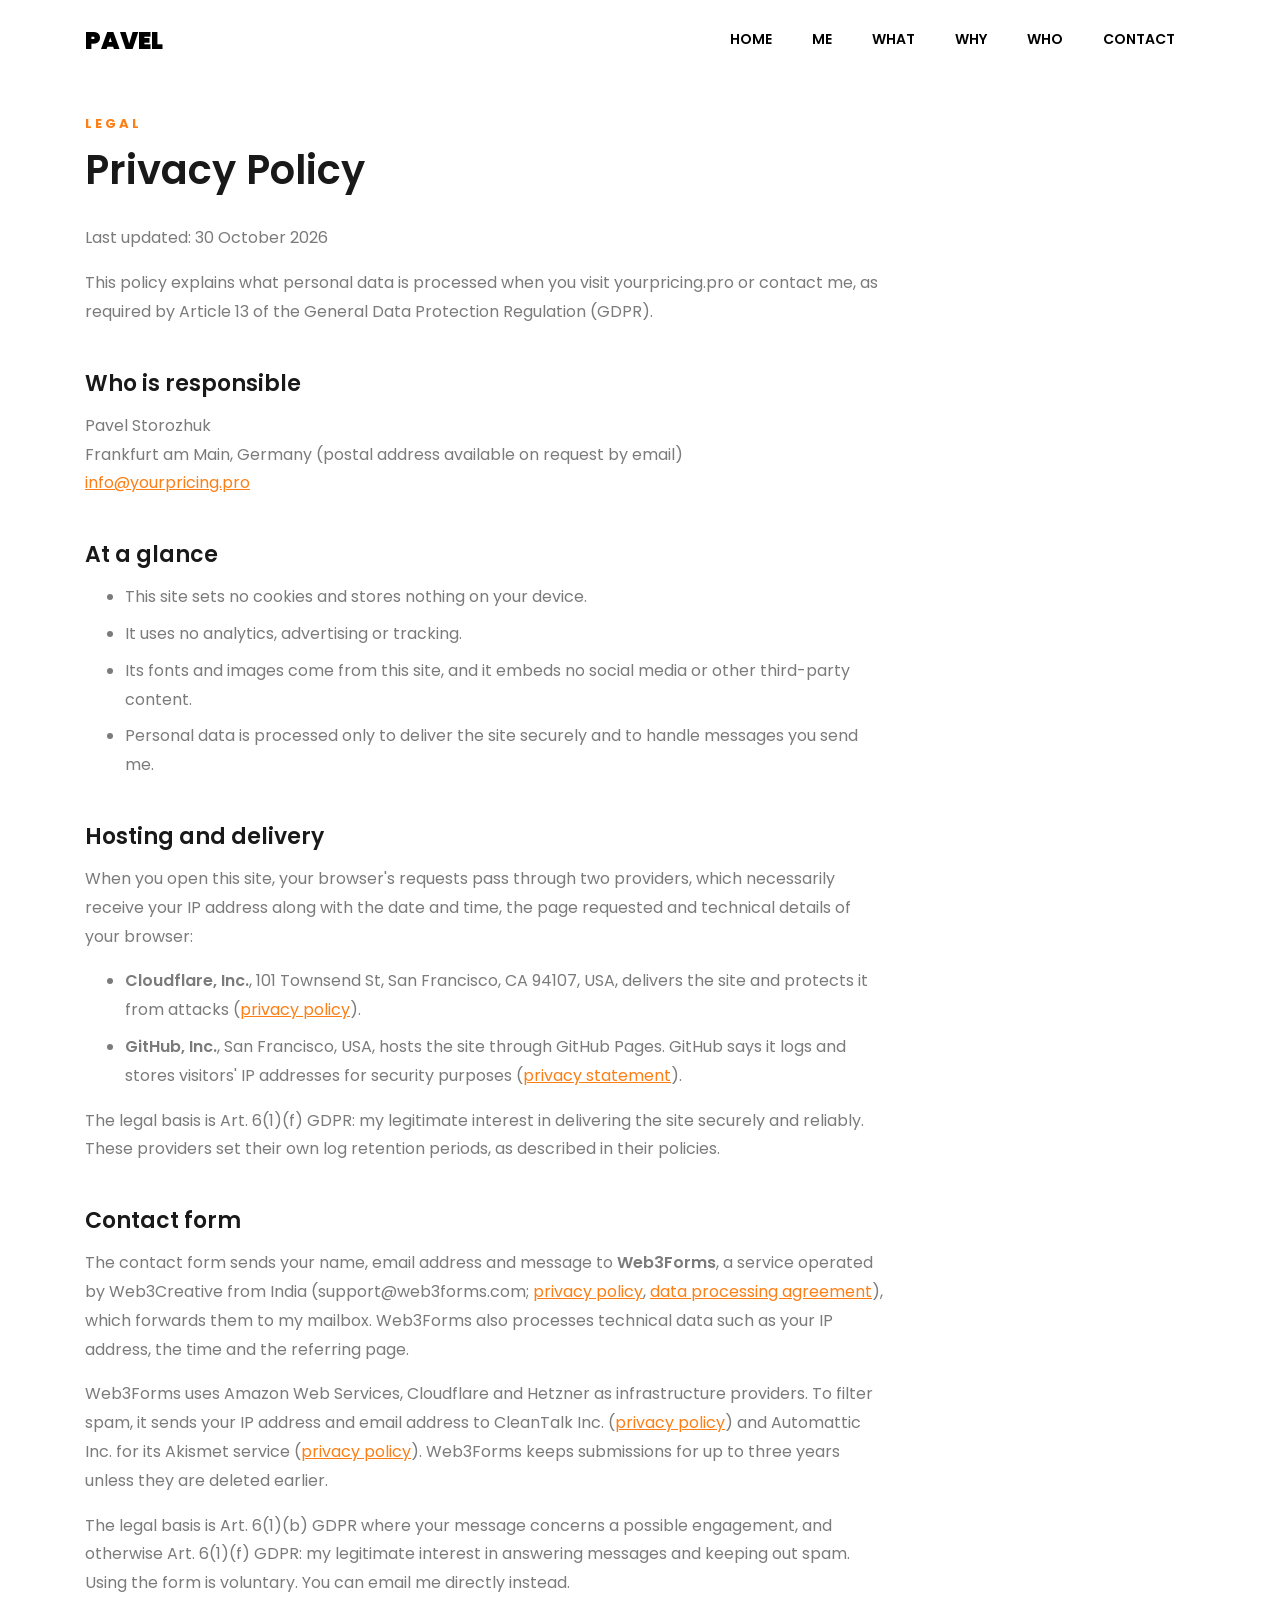
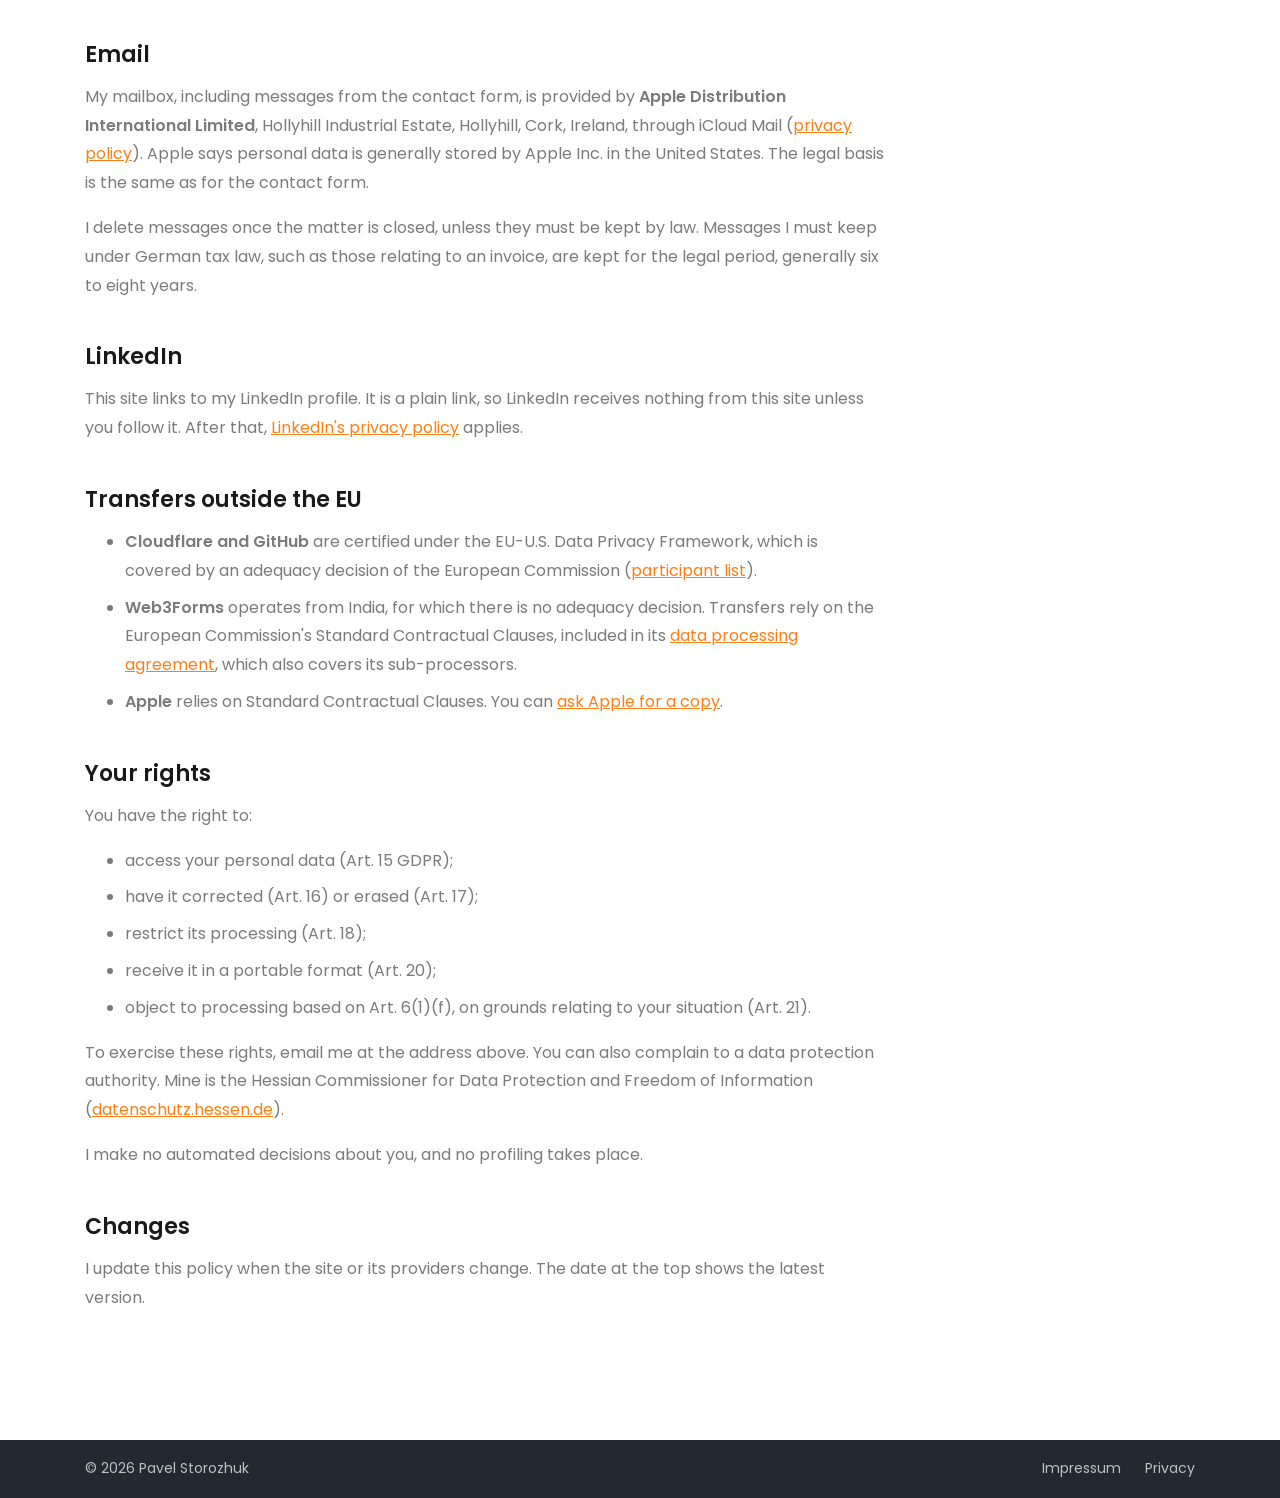
<file: privacy.html>
<!DOCTYPE html>
<html lang="en">

<head>
	<meta charset="utf-8">
	<meta name="viewport" content="width=device-width, initial-scale=1">
	<title>Privacy Policy — Pavel Storozhuk</title>
	<!-- Legal page: kept out of search results -->
	<meta name="robots" content="noindex">
	<link rel="icon" href="images/favicon/favicon.ico" sizes="16x16 32x32 48x48">
	<link rel="icon" href="images/favicon/favicon.svg" type="image/svg+xml">
	<link rel="apple-touch-icon" href="images/favicon/apple-touch-icon.png">
	<meta name="color-scheme" content="light dark">
	<meta name="theme-color" content="#ffffff" media="(prefers-color-scheme: light)">
	<meta name="theme-color" content="#1b1d20" media="(prefers-color-scheme: dark)">
	<meta name="darkreader-lock">
	<link rel="preload" href="fonts/poppins-600-latin.woff2" as="font" type="font/woff2" crossorigin>
	<link rel="stylesheet" href="css/style.css?v=2026-11-03">
</head>

<body class="page-fill">
	<nav class="site-nav" data-nav>
		<div class="container site-nav_inner">
			<a class="site-nav_brand" href="./">Pavel</a>
			<button class="site-nav_toggle" type="button" data-nav-toggle aria-controls="nav" aria-expanded="false" aria-label="Toggle navigation">
				<svg class="icon" viewBox="0 0 24 24" aria-hidden="true"><path d="M4 6l16 0 M4 12l16 0 M4 18l16 0" /></svg>
			</button>
			<div class="site-nav_menu" id="nav">
				<ul class="site-nav_list">
					<li><a class="site-nav_link" href="./"><span>Home</span></a></li>
					<li><a class="site-nav_link" href="./#about-section"><span>Me</span></a></li>
					<li><a class="site-nav_link" href="./#what-section"><span>What</span></a></li>
					<li><a class="site-nav_link" href="./#why-section"><span>Why</span></a></li>
					<li><a class="site-nav_link" href="./#clients-section"><span>Who</span></a></li>
					<li><a class="site-nav_link" href="./#contact-section"><span>Contact</span></a></li>
				</ul>
			</div>
		</div>
	</nav>

	<main>
		<section class="section legal">
			<div class="container">
				<span class="eyebrow">Legal</span>
				<h1>Privacy Policy</h1>
				<p>Last updated: 30 October 2026</p>
				<p>
					This policy explains what personal data is processed when you visit yourpricing.pro or contact me,
					as required by Article 13 of the General Data Protection Regulation (GDPR).
				</p>

				<h2>Who is responsible</h2>
				<p>
					Pavel Storozhuk<br>
					Frankfurt am Main, Germany (postal address available on request by email)<br>
					<a href="mailto:info@yourpricing.pro?subject=Privacy%20request">info@yourpricing.pro</a>
				</p>

				<h2>At a glance</h2>
				<ul>
					<li>This site sets no cookies and stores nothing on your device.</li>
					<li>It uses no analytics, advertising or tracking.</li>
					<li>Its fonts and images come from this site, and it embeds no social media or other third-party content.</li>
					<li>Personal data is processed only to deliver the site securely and to handle messages you send me.</li>
				</ul>

				<h2>Hosting and delivery</h2>
				<p>
					When you open this site, your browser's requests pass through two providers, which necessarily
					receive your IP address along with the date and time, the page requested and technical details of
					your browser:
				</p>
				<ul>
					<li>
						<strong>Cloudflare, Inc.</strong>, 101 Townsend St, San Francisco, CA 94107, USA, delivers the site
						and protects it from attacks (<a href="https://cloudflare.com/privacypolicy/">privacy policy</a>).
					</li>
					<li>
						<strong>GitHub, Inc.</strong>, San Francisco, USA, hosts the site through GitHub Pages. GitHub says it logs
						and stores visitors' IP addresses for security purposes
						(<a href="https://docs.github.com/en/site-policy/privacy-policies/github-general-privacy-statement">privacy statement</a>).
					</li>
				</ul>
				<p>
					The legal basis is Art. 6(1)(f) GDPR: my legitimate interest in delivering the site securely and
					reliably. These providers set their own log retention periods, as described in their policies.
				</p>

				<h2>Contact form</h2>
				<p>
					The contact form sends your name, email address and message to <strong>Web3Forms</strong>, a service
					operated by Web3Creative from India (support@web3forms.com;
					<a href="https://web3forms.com/privacy">privacy policy</a>,
					<a href="https://web3forms.com/dpa">data processing agreement</a>), which forwards them to my mailbox.
					Web3Forms also processes technical data such as your IP address, the time and the referring page.
				</p>
				<p>
					Web3Forms uses Amazon Web Services, Cloudflare and Hetzner as infrastructure providers. To filter
					spam, it sends your IP address and email address to CleanTalk Inc.
					(<a href="https://cleantalk.org/publicoffer#privacy">privacy policy</a>) and Automattic Inc. for its
					Akismet service (<a href="https://automattic.com/privacy/">privacy policy</a>). Web3Forms keeps
					submissions for up to three years unless they are deleted earlier.
				</p>
				<p>
					The legal basis is Art. 6(1)(b) GDPR where your message concerns a possible engagement, and otherwise
					Art. 6(1)(f) GDPR: my legitimate interest in answering messages and keeping out spam. Using the form
					is voluntary. You can email me directly instead.
				</p>

				<h2>Email</h2>
				<p>
					My mailbox, including messages from the contact form, is provided by
					<strong>Apple Distribution International Limited</strong>, Hollyhill Industrial Estate, Hollyhill, Cork,
					Ireland, through iCloud Mail (<a href="https://apple.com/legal/privacy/en-ww/">privacy policy</a>).
					Apple says personal data is generally stored by Apple Inc. in the United States. The legal basis
					is the same as for the contact form.
				</p>
				<p>
					I delete messages once the matter is closed, unless they must be kept by law. Messages I must keep
					under German tax law, such as those relating to an invoice, are kept for the legal period, generally
					six to eight years.
				</p>

				<h2>LinkedIn</h2>
				<p>
					This site links to my LinkedIn profile. It is a plain link, so LinkedIn receives nothing from this site
					unless you follow it. After that,
					<a href="https://linkedin.com/legal/privacy-policy">LinkedIn's privacy policy</a> applies.
				</p>

				<h2>Transfers outside the EU</h2>
				<ul>
					<li>
						<strong>Cloudflare and GitHub</strong> are certified under the EU-U.S. Data Privacy Framework, which is
						covered by an adequacy decision of the European Commission
						(<a href="https://dataprivacyframework.gov/list">participant list</a>).
					</li>
					<li>
						<strong>Web3Forms</strong> operates from India, for which there is no adequacy decision. Transfers rely on
						the European Commission's Standard Contractual Clauses, included in its
						<a href="https://web3forms.com/dpa">data processing agreement</a>, which also covers its
						sub-processors.
					</li>
					<li>
						<strong>Apple</strong> relies on Standard Contractual Clauses. You can
						<a href="https://apple.com/legal/privacy/contact/">ask Apple for a copy</a>.
					</li>
				</ul>

				<h2>Your rights</h2>
				<p>You have the right to:</p>
				<ul>
					<li>access your personal data (Art. 15 GDPR);</li>
					<li>have it corrected (Art. 16) or erased (Art. 17);</li>
					<li>restrict its processing (Art. 18);</li>
					<li>receive it in a portable format (Art. 20);</li>
					<li>object to processing based on Art. 6(1)(f), on grounds relating to your situation (Art. 21).</li>
				</ul>
				<p>
					To exercise these rights, email me at the address above. You can also complain to a data protection
					authority. Mine is the Hessian Commissioner for Data Protection and Freedom of Information
					(<a href="https://datenschutz.hessen.de/">datenschutz.hessen.de</a>).
				</p>
				<p>I make no automated decisions about you, and no profiling takes place.</p>

				<h2>Changes</h2>
				<p>I update this policy when the site or its providers change. The date at the top shows the latest version.</p>
			</div>
		</section>
	</main>

	<footer class="site-footer">
		<div class="container site-footer_inner">
			<p>&copy; <span data-year>2026</span> Pavel Storozhuk</p>
			<nav aria-label="Legal">
				<ul class="site-footer_links">
					<li><a href="impressum.html">Impressum</a></li>
					<li><a href="privacy.html">Privacy</a></li>
				</ul>
			</nav>
		</div>
	</footer>

	<script src="js/main.js?v=2026-10-30"></script>
</body>

</html>
</file>
<file: css/style.css>
/*
 * Your Pricing Pro — site styles
 *
 * Breakpoints (media queries can't use variables):
 *   sm 576px · md 768px · lg 992px · xl 1200px
 *   "from md" = (width >= 768px), "below md" = (width < 768px)
 *
 * Sections:
 *   0. Fonts
 *   1. Theme variables
 *   2. Base elements
 *   3. Layout: container, section, section text, eyebrow
 *   4. Components: buttons, icons, reveal animation
 *   5. Navigation
 *   6. Hero slider
 *   7. Page sections: stats, about, services, illustration, clients, call to action, 404, legal pages, booking page, footer
 *   8. Contact modal
 */


/* 0. Fonts --------------------------------------------------------------- */

/* Poppins (SIL Open Font License, see licenses/poppins.txt), self-hosted: Latin and Latin Extended
 * subsets of the six weights in use. The browser only downloads a subset when the page has
 * characters in its unicode-range. */

@font-face {
	font-family: "Poppins";
	font-style: normal;
	font-weight: 400;
	font-display: swap;
	src: url("../fonts/poppins-400-latin-ext.woff2") format("woff2");
	unicode-range: U+0100-02BA, U+02BD-02C5, U+02C7-02CC, U+02CE-02D7, U+02DD-02FF, U+0304, U+0308, U+0329, U+1D00-1DBF, U+1E00-1E9F, U+1EF2-1EFF, U+2020, U+20A0-20AB, U+20AD-20C4, U+2113, U+2C60-2C7F, U+A720-A7FF;
}

@font-face {
	font-family: "Poppins";
	font-style: normal;
	font-weight: 400;
	font-display: swap;
	src: url("../fonts/poppins-400-latin.woff2") format("woff2");
	unicode-range: U+0000-00FF, U+0131, U+0152-0153, U+02BB-02BC, U+02C6, U+02DA, U+02DC, U+0304, U+0308, U+0329, U+2000-206F, U+20AC, U+2122, U+2191, U+2193, U+2212, U+2215, U+FEFF, U+FFFD;
}

@font-face {
	font-family: "Poppins";
	font-style: normal;
	font-weight: 500;
	font-display: swap;
	src: url("../fonts/poppins-500-latin-ext.woff2") format("woff2");
	unicode-range: U+0100-02BA, U+02BD-02C5, U+02C7-02CC, U+02CE-02D7, U+02DD-02FF, U+0304, U+0308, U+0329, U+1D00-1DBF, U+1E00-1E9F, U+1EF2-1EFF, U+2020, U+20A0-20AB, U+20AD-20C4, U+2113, U+2C60-2C7F, U+A720-A7FF;
}

@font-face {
	font-family: "Poppins";
	font-style: normal;
	font-weight: 500;
	font-display: swap;
	src: url("../fonts/poppins-500-latin.woff2") format("woff2");
	unicode-range: U+0000-00FF, U+0131, U+0152-0153, U+02BB-02BC, U+02C6, U+02DA, U+02DC, U+0304, U+0308, U+0329, U+2000-206F, U+20AC, U+2122, U+2191, U+2193, U+2212, U+2215, U+FEFF, U+FFFD;
}

@font-face {
	font-family: "Poppins";
	font-style: normal;
	font-weight: 600;
	font-display: swap;
	src: url("../fonts/poppins-600-latin-ext.woff2") format("woff2");
	unicode-range: U+0100-02BA, U+02BD-02C5, U+02C7-02CC, U+02CE-02D7, U+02DD-02FF, U+0304, U+0308, U+0329, U+1D00-1DBF, U+1E00-1E9F, U+1EF2-1EFF, U+2020, U+20A0-20AB, U+20AD-20C4, U+2113, U+2C60-2C7F, U+A720-A7FF;
}

@font-face {
	font-family: "Poppins";
	font-style: normal;
	font-weight: 600;
	font-display: swap;
	src: url("../fonts/poppins-600-latin.woff2") format("woff2");
	unicode-range: U+0000-00FF, U+0131, U+0152-0153, U+02BB-02BC, U+02C6, U+02DA, U+02DC, U+0304, U+0308, U+0329, U+2000-206F, U+20AC, U+2122, U+2191, U+2193, U+2212, U+2215, U+FEFF, U+FFFD;
}

@font-face {
	font-family: "Poppins";
	font-style: normal;
	font-weight: 700;
	font-display: swap;
	src: url("../fonts/poppins-700-latin-ext.woff2") format("woff2");
	unicode-range: U+0100-02BA, U+02BD-02C5, U+02C7-02CC, U+02CE-02D7, U+02DD-02FF, U+0304, U+0308, U+0329, U+1D00-1DBF, U+1E00-1E9F, U+1EF2-1EFF, U+2020, U+20A0-20AB, U+20AD-20C4, U+2113, U+2C60-2C7F, U+A720-A7FF;
}

@font-face {
	font-family: "Poppins";
	font-style: normal;
	font-weight: 700;
	font-display: swap;
	src: url("../fonts/poppins-700-latin.woff2") format("woff2");
	unicode-range: U+0000-00FF, U+0131, U+0152-0153, U+02BB-02BC, U+02C6, U+02DA, U+02DC, U+0304, U+0308, U+0329, U+2000-206F, U+20AC, U+2122, U+2191, U+2193, U+2212, U+2215, U+FEFF, U+FFFD;
}

@font-face {
	font-family: "Poppins";
	font-style: normal;
	font-weight: 800;
	font-display: swap;
	src: url("../fonts/poppins-800-latin-ext.woff2") format("woff2");
	unicode-range: U+0100-02BA, U+02BD-02C5, U+02C7-02CC, U+02CE-02D7, U+02DD-02FF, U+0304, U+0308, U+0329, U+1D00-1DBF, U+1E00-1E9F, U+1EF2-1EFF, U+2020, U+20A0-20AB, U+20AD-20C4, U+2113, U+2C60-2C7F, U+A720-A7FF;
}

@font-face {
	font-family: "Poppins";
	font-style: normal;
	font-weight: 800;
	font-display: swap;
	src: url("../fonts/poppins-800-latin.woff2") format("woff2");
	unicode-range: U+0000-00FF, U+0131, U+0152-0153, U+02BB-02BC, U+02C6, U+02DA, U+02DC, U+0304, U+0308, U+0329, U+2000-206F, U+20AC, U+2122, U+2191, U+2193, U+2212, U+2215, U+FEFF, U+FFFD;
}

@font-face {
	font-family: "Poppins";
	font-style: normal;
	font-weight: 900;
	font-display: swap;
	src: url("../fonts/poppins-900-latin-ext.woff2") format("woff2");
	unicode-range: U+0100-02BA, U+02BD-02C5, U+02C7-02CC, U+02CE-02D7, U+02DD-02FF, U+0304, U+0308, U+0329, U+1D00-1DBF, U+1E00-1E9F, U+1EF2-1EFF, U+2020, U+20A0-20AB, U+20AD-20C4, U+2113, U+2C60-2C7F, U+A720-A7FF;
}

@font-face {
	font-family: "Poppins";
	font-style: normal;
	font-weight: 900;
	font-display: swap;
	src: url("../fonts/poppins-900-latin.woff2") format("woff2");
	unicode-range: U+0000-00FF, U+0131, U+0152-0153, U+02BB-02BC, U+02C6, U+02DA, U+02DC, U+0304, U+0308, U+0329, U+2000-206F, U+20AC, U+2122, U+2191, U+2193, U+2212, U+2215, U+FEFF, U+FFFD;
}


/* 1. Theme variables ------------------------------------------------------ */

:root {
	color-scheme: light dark;

	/* Accent (orange) and the colours used on it */
	--accent: #fd7e14;
	--on-accent: #fff; /* text and icons on orange */
	--accent-hover: #d9640a; /* buttons: hover and press darken the fill a step each */
	--accent-pressed: #a24a01;
	--focus-on-accent: #1f2124; /* focus ring on the orange band */
	--icon-on-accent: #000; /* line icons in the orange circles, in both themes */

	/* The light button on the orange band: white with orange text */
	--btn-light: var(--bg);
	--btn-light-hover: #fff3e8;
	--btn-light-pressed: #ffe3cc;
	--btn-light-text-active: var(--accent-pressed); /* hover and press darken its orange text too */

	/* Text */
	--text: #7b7b7b;
	--heading: rgba(0, 0, 0, 0.9);
	--ink: #000; /* strongest text: hero title, labels, nav links */
	--danger: #dc3545;

	/* Backgrounds */
	--bg: #fff;
	--bg-alt: #f6f6f7;
	--bg-card: #fff;
	--bg-footer: #232931;
	--bg-nav: #fff; /* the menu bar once it sticks to the top */

	/* Type and layout */
	--font: "Poppins", Arial, sans-serif;
	--shadow-card: 0 0.5rem 1rem rgba(0, 0, 0, 0.15);
	--shadow-text-on-photo: 0 0 2px rgba(0, 0, 0, 0.9), 0 1px 3px rgba(0, 0, 0, 0.8), 0 0 16px rgba(0, 0, 0, 0.6); /* orange hero text over the photo */
	--gutter: 30px;
	--hero-height: 750px;
}

/* Dark theme, following the device setting. Mid-dark greys rather than near-black, so the
 * photos on light-grey walls don't glare, with a darker menu bar and footer framing the page.
 * The orange is the light theme's; the page grey is as light as it can be while orange text
 * on it keeps 4.5:1. Every text pair passes WCAG AA. */
@media (prefers-color-scheme: dark) {
	:root {
		--on-accent: #1f2124; /* white on orange is only 2.6:1 */
		--accent-hover: #ec6c0c; /* lighter than the light theme's: dark text sits on them */
		--accent-pressed: #e06d0c;
		--btn-light-hover: #2b2e32; /* the band's button is page grey here and darkens */
		--btn-light-pressed: #1f2124;
		--btn-light-text-active: var(--accent);
		--text: #dfe2e6;
		--heading: #f7f8f9;
		--ink: #f7f8f9;
		--bg: #35383d;
		--bg-alt: #2b2e32; /* a shade darker than the page, like the light theme's grey sections */
		--bg-card: #45494f;
		--bg-footer: #1b1d20;
		--bg-nav: #1b1d20;
		--shadow-card: 0 0.5rem 1rem rgba(0, 0, 0, 0.3);
	}
}


/* 2. Base elements -------------------------------------------------------- */

*,
::before,
::after {
	box-sizing: border-box;
}

html {
	-webkit-text-size-adjust: 100%;
	text-size-adjust: 100%;
	-webkit-tap-highlight-color: transparent;
	scroll-padding-top: 75px; /* height of the sticky navbar, so menu links don't hide section tops under it */
}

@media (prefers-reduced-motion: no-preference) {
	html { scroll-behavior: smooth; }
}

body {
	margin: 0;
	font-family: var(--font);
	font-size: 16px;
	font-weight: 400;
	line-height: 1.8;
	color: var(--text);
	background: var(--bg);
}

h1,
h2,
h3 {
	margin: 0 0 0.5rem;
	font-weight: 400;
	line-height: 1.5;
	color: var(--heading);
}

h1 { font-size: 2.5rem; }
h2 { font-size: 2rem; }
h3 { font-size: 1.75rem; }

p,
ul {
	margin: 0 0 1rem;
}

a {
	color: var(--accent);
	text-decoration: underline;
	transition: 0.3s;
}

a:hover,
a:focus {
	text-decoration: none;
}

/* Focus ring for keyboard users only (browsers skip :focus-visible on mouse clicks) */
:focus-visible {
	outline: 2px solid var(--accent);
	outline-offset: 2px;
	transition: none; /* show the ring at once instead of fading it in with the link transition */
}

img {
	vertical-align: middle;
}

button {
	margin: 0;
	font-family: inherit;
	font-size: inherit;
	line-height: inherit;
	cursor: pointer;
}

/* Text for screen readers and search engines only, e.g. the final value of an animated counter */
.visually-hidden {
	position: absolute;
	width: 1px;
	height: 1px;
	margin: -1px;
	padding: 0;
	overflow: hidden;
	clip-path: inset(50%);
	white-space: nowrap;
	border: 0;
}


/* 3. Layout --------------------------------------------------------------- */

.container {
	width: 100%;
	margin: 0 auto;
	padding: 0 15px;
}

@media (width >= 576px) { .container { max-width: 540px; } }
@media (width >= 768px) { .container { max-width: 720px; } }
@media (width >= 992px) { .container { max-width: 960px; } }
@media (width >= 1200px) { .container { max-width: 1140px; } }

/* Page section with vertical spacing; add .section--alt for the grey background */
.section {
	position: relative;
	padding: 112px 0;
}

@media (width < 768px) {
	.section { padding: 96px 0; }
}

.section--alt {
	background: var(--bg-alt);
}

/* First section of a page without a hero (legal and booking pages): the same 96px gap below the
 * menu bar at every width. From 992px the bar lies over the page, so its 82px height is added;
 * change it with the bar's height */
.section--page-top {
	padding-top: 96px;
}

@media (width >= 992px) {
	.section--page-top { padding-top: calc(96px + 82px); }
}

/* A section's text: eyebrow, title and copy */
.section-text {
	display: flow-root;
	margin-bottom: 3rem;
}

/* h1 on a page whose title sits in a section's text (404.html, quick-call/index.html) */
.section-text h1,
.section-text h2 {
	margin-bottom: 1.5rem;
	font-size: 40px;
	font-weight: 600;
}

@media (width < 768px) {
	.section-text h1,
	.section-text h2 { font-size: 28px; }
}

/* Small orange caps label above a section title */
.eyebrow {
	display: block;
	margin-bottom: 5px;
	font-size: 13px;
	font-weight: 700;
	letter-spacing: 3px;
	text-transform: uppercase;
	color: var(--accent);
}


/* 4. Components ----------------------------------------------------------- */

/* Buttons: .btn plus a colour (.btn--primary, .btn--white) and optionally .btn--large */
.btn {
	display: inline-block;
	padding: 0.375rem 0.75rem;
	font-size: 14px;
	font-weight: 500;
	line-height: 1.5;
	text-align: center;
	text-decoration: none;
	vertical-align: middle;
	background: transparent;
	border: 1px solid transparent;
	border-radius: 5px;
	box-shadow: 0 24px 36px -11px rgba(0, 0, 0, 0.09);
	cursor: pointer;
	user-select: none;
	transition: color 0.15s ease-in-out, background-color 0.15s ease-in-out, border-color 0.15s ease-in-out, box-shadow 0.15s ease-in-out, transform 0.15s ease-in-out;
}

/* Hover lifts the button with a darker fill; press sets it back down with the darkest fill */
.btn:hover {
	box-shadow: 0 8px 18px -6px rgba(0, 0, 0, 0.3);
	transform: translateY(-1px);
}

.btn:active {
	box-shadow: 0 2px 4px rgba(0, 0, 0, 0.2);
	transform: translateY(1px);
	transition-duration: 0.05s; /* a press should feel instant */
}

.btn:focus-visible {
	outline-color: var(--ink); /* the orange ring would blend into an orange button */
}

.btn:disabled {
	box-shadow: none;
	transform: none;
}

@media (prefers-reduced-motion: reduce) {
	.btn { transition: none; }

	.btn:hover,
	.btn:active { transform: none; }
}

/* Orange button */
.btn--primary {
	color: var(--on-accent);
	background: var(--accent);
	border-color: var(--accent);
}

.btn--primary:hover {
	color: var(--on-accent);
	background: var(--accent-hover);
	border-color: var(--accent-hover);
}

.btn--primary:active {
	background: var(--accent-pressed);
	border-color: var(--accent-pressed);
}

/* Button for the orange band: white, or the grey page colour in dark mode */
.btn--white {
	color: var(--accent);
	background: var(--btn-light);
	border-color: var(--btn-light);
}

.btn--white:hover {
	color: var(--btn-light-text-active);
	background: var(--btn-light-hover);
	border-color: var(--btn-light-hover);
}

.btn--white:active {
	color: var(--btn-light-text-active);
	background: var(--btn-light-pressed);
	border-color: var(--btn-light-pressed);
}

.btn--large {
	padding: 1rem 1.5rem;
}

/* Inline Tabler outline icon, sized by font-size and coloured by color like an icon font:
 * <svg class="icon" viewBox="0 0 24 24" aria-hidden="true"><path d="..."/></svg> */
.icon {
	display: inline-block;
	width: 1em;
	height: 1em;
	vertical-align: -0.125em;
	fill: none;
	stroke: currentColor;
	stroke-width: 1.5;
	stroke-linecap: round;
	stroke-linejoin: round;
}

/* Fades an element up when it scrolls into view (main.js adds .is-revealed) */
.reveal {
	opacity: 0;
	visibility: hidden;
}

.reveal.is-revealed {
	animation: fade-in-up 1s both;
}

@keyframes fade-in-up {
	from {
		opacity: 0;
		visibility: hidden;
		transform: translateY(40px);
	}
	to {
		opacity: 1;
		visibility: visible;
		transform: none;
	}
}


/* 5. Navigation ------------------------------------------------------------
 * Transparent over the hero on desktop, a black bar on mobile and a dark bar in dark mode.
 * main.js adds .is-sticky after 150px of scrolling (fixed, hidden above the viewport),
 * .is-visible after 350px (slides in) and .is-leaving when scrolling back up (slides out).
 */

.site-nav {
	--nav-fg: var(--ink); /* brand and link colour */
	position: absolute;
	top: 0;
	left: 0;
	right: 0;
	z-index: 3;
	padding: 0.5rem 1rem;
}

@media (width < 992px) {
	.site-nav {
		--nav-fg: #fff;
		position: relative;
		padding: 0 15px;
		background: #000;
	}
}

/* Dark mode: a solid dark bar at every width (on desktop the hero photo starts below it) */
@media (prefers-color-scheme: dark) {
	.site-nav { background: var(--bg-nav); }
}

/* Pages without a hero (all but index.html): on desktop in light mode the white bar casts the
 * sticky bar's shadow from the start. On phones it's the black bar, and dark mode is unchanged */
@media (width >= 992px) and (prefers-color-scheme: light) {
	.site-nav--shadow {
		background: var(--bg-nav);
		box-shadow: 0 0 10px 0 rgba(0, 0, 0, 0.1);
	}
}

.site-nav.is-sticky {
	--nav-fg: var(--ink);
	position: fixed;
	margin-top: -130px;
	padding: 0 15px;
	background: var(--bg-nav);
	box-shadow: 0 0 10px 0 rgba(0, 0, 0, 0.1);
}

/* Only the slide animates: colours switch at once, so the bar never fades from black to white */
.site-nav.is-sticky.is-visible {
	margin-top: 0;
	transition: margin-top 0.3s ease-out;
}

.site-nav.is-sticky.is-leaving {
	transition: margin-top 0.3s ease-out;
}

/* Brand on the left, menu (or its toggle on mobile) on the right */
.site-nav_inner {
	display: flex;
	flex-wrap: wrap;
	align-items: center;
	justify-content: space-between;
}

@media (width < 992px) {
	.site-nav_inner { padding: 0; }
}

@media (width >= 992px) {
	.site-nav_inner { flex-wrap: nowrap; }
}

.site-nav_brand {
	display: inline-block;
	margin-right: 1rem;
	padding: 0.7rem 0;
	font-size: 24px;
	font-weight: 900;
	text-transform: uppercase;
	text-decoration: none;
	white-space: nowrap;
	color: var(--nav-fg);
}

.site-nav.is-sticky .site-nav_brand {
	padding: 1rem 0;
}

/* Hamburger button, mobile only */
.site-nav_toggle {
	padding: 0.25rem 0 0.25rem 0.75rem;
	font-size: 16px;
	line-height: 1;
	color: rgba(255, 255, 255, 0.5);
	background: transparent;
	border: none;
	border-radius: 0.25rem;
}

.site-nav_toggle .icon {
	font-size: 24px;
	stroke-width: 2;
}

.site-nav.is-sticky .site-nav_toggle {
	color: color-mix(in srgb, var(--ink) 50%, transparent);
}

@media (width >= 992px) {
	.site-nav_toggle { display: none; }
}

/* Menu: collapsible on mobile (main.js toggles .is-open, animating via .is-animating) */
.site-nav_menu {
	flex-basis: 100%;
	flex-grow: 1;
	align-items: center;
}

@media (width < 992px) {
	.site-nav_menu:not(.is-open):not(.is-animating) { display: none; }
}

.site-nav_menu.is-animating {
	position: relative;
	height: 0;
	overflow: hidden;
	transition: height 0.35s ease;
}

@media (prefers-reduced-motion: reduce) {
	.site-nav_menu.is-animating { transition: none; }
}

@media (width >= 992px) {
	.site-nav_menu {
		display: flex;
		flex-basis: auto;
	}
}

.site-nav_list {
	display: flex;
	flex-direction: column;
	flex-wrap: wrap;
	margin: 0 0 0 auto;
	padding-left: 0;
	list-style: none;
}

@media (width < 992px) {
	.site-nav_list { padding-bottom: 20px; }
}

@media (width >= 992px) {
	.site-nav_list { flex-direction: row; }
}

.site-nav_link {
	display: block;
	padding: 0.7rem 20px;
	font-size: 14px;
	font-weight: 600;
	text-transform: uppercase;
	text-decoration: none;
	color: var(--nav-fg);
}

@media (width < 992px) {
	.site-nav_link { padding: 0 0 1rem; }
	.site-nav.is-sticky .site-nav_link { padding-bottom: 20px; }
}

/* Orange underline that grows in on hover */
.site-nav_link span {
	position: relative;
	display: block;
	padding-bottom: 2px;
}

@media (width < 1200px) {
	.site-nav_link span { display: inline-block; }
}

.site-nav_link span::before {
	content: "";
	position: absolute;
	left: 0;
	bottom: 0;
	width: 100%;
	height: 2px;
	background: var(--accent);
	transform: scaleX(0);
	transition: 0.3s ease-in-out;
}

.site-nav_link:hover span::before {
	transform: scaleX(1);
}


/* 6. Hero slider -----------------------------------------------------------
 * Each .slide is one screen. main.js wraps the slides in
 * .hero-slider_viewport > .hero-slider_track > .hero-slider_item
 * and adds the dots.
 */

.hero-slider {
	position: relative;
	z-index: 0;
	width: 100%;
	height: var(--hero-height);
	overflow: hidden;
}

.hero-slider_viewport {
	position: relative;
	overflow: hidden;
	transform: translate3d(0, 0, 0); /* own GPU layer, see .hero-slider_item */
}

/* Row of all slides; main.js sets its width and slides it with transform */
.hero-slider_track {
	position: relative;
	display: flex;
	touch-action: manipulation;
}

/* Slides other than the current one are dimmed while they slide past */
.hero-slider_item {
	position: relative;
	flex: none;
	opacity: 0.4;
	/* Own GPU layers: the slide text is rasterised this way; will-change renders it differently */
	backface-visibility: hidden;
	transform: translate3d(0, 0, 0);
}

.hero-slider_item.is-active {
	opacity: 1;
}

/* Dots: shown on touch screens only (below 992px) */
.hero-slider_dots {
	position: absolute;
	left: 0;
	right: 0;
	bottom: 40px;
	text-align: center;
}

@media (width < 768px) {
	.hero-slider_dots { bottom: 5px; }
}

@media (width >= 992px) {
	.hero-slider_dots { display: none; }
}

.hero-slider_dot {
	position: relative;
	width: 10px;
	height: 10px;
	margin: 5px;
	padding: 0;
	background: rgba(255, 255, 255, 0.4);
	border: none;
	border-radius: 50%;
	user-select: none;
}

.hero-slider_dot.is-active {
	background: #fff;
}

/* Thin ring around each dot */
.hero-slider_dot::after {
	content: "";
	position: absolute;
	top: -2px;
	left: -2px;
	width: 14px;
	height: 14px;
	border: 1px solid rgba(255, 255, 255, 0.3);
	border-radius: 50%;
}

/* One slide: photo on the right, text over the left */
.slide {
	position: relative;
	z-index: 0;
	display: flex;
	align-items: flex-end;
	justify-content: flex-end;
	height: var(--hero-height);
}

@media (width < 992px) {
	.slide { text-align: center; }
}

.slide_photo {
	position: relative;
	z-index: -1;
	width: 75%;
	height: var(--hero-height);
	background-size: cover;
	background-position: center;
	background-repeat: no-repeat;
	box-shadow: 20px -20px 69px -27px rgba(0, 0, 0, 0.16);
}

@media (width < 992px) {
	.slide_photo {
		z-index: 0;
		width: 100%;
	}
}

/* One column: the person stands at 58% of the photos' width, right of centre, so put that point
 * in the middle of the slide. Below 992px the photo fills the slide height, so it is drawn
 * var(--hero-height) × 2600 / 1985 wide (the photos' pixel size), and a % offset can't do this
 * at every width. max() stops at 100%, where the photo's right edge meets the slide's,
 * so near 992px the person stays a little right of centre rather than the wall running out */
@media (width < 992px) {
	.slide_photo { background-position: max(100%, 50% - 0.08 * var(--hero-height) * 2600 / 1985) center; }
}

/* Slanted panels in the page colour along the photo's left edge */
.slide_shape {
	position: absolute;
	left: -9%;
	width: 260px;
	height: calc(50% + 2px); /* 1px past the photo edge and 1px overlap in the middle, so no photo shows through the anti-aliased seams */
	background: var(--bg);
	border-right: 15px solid rgba(0, 0, 0, 0.1);
}

.slide_shape--top {
	top: -1px;
	transform: skewX(20deg);
}

.slide_shape--bottom {
	bottom: -1px;
	transform: skewX(-20deg);
}

@media (width < 992px) {
	.slide_shape { display: none; }
}

/* Text layer over the photo */
.slide_content {
	position: absolute;
	top: 0;
	right: 0;
	bottom: 0;
	left: 0;
	display: flex;
	align-items: center;
}

@media (width >= 992px) {
	.slide_content {
		width: 1200px;
		margin: 0 auto;
	}
}

@media (width < 992px) {
	.slide_content {
		z-index: 1;
		width: 100%;
		padding: 16px;
	}
}

/* Below lg: text starts just below the neck (the photo fills the slide height up to 991px wide,
 * so it's a fixed offset) */
@media (width < 992px) {
	.slide_content {
		align-items: flex-start;
		padding-top: 20rem;
	}
}

.slide_text {
	position: relative;
	z-index: 1;
	width: 100%;
}

/* Desktop: vertically centred in the left part of the slide */
@media (width >= 992px) {
	.slide_text {
		position: absolute;
		top: 50%;
		left: 0;
		right: 0;
		max-width: 60%;
		padding-left: 45px;
		padding-right: 48px;
		transform: translateY(-50%);
	}
}

.slide_eyebrow {
	font-size: 14px;
	font-weight: 600;
	letter-spacing: 3px;
	text-transform: uppercase;
	color: var(--accent);
}

/* Below lg the eyebrow sits on the photo: a dark glow lifts the thin orange letters off the
 * white shirt and the orange tie */
@media (width < 992px) {
	.slide_eyebrow { text-shadow: var(--shadow-text-on-photo); }
}

/* The title's <span> is the orange highlighted word. The first slide's title is the page's
 * <h1>; the others are <p>s with the same look (one <h1> per page, for search engines). */
.slide_title {
	margin: 1rem 0 1.5rem;
	font-size: 55px;
	font-weight: 800;
	line-height: 1.2;
	color: var(--ink);
}

.slide_title span {
	color: var(--accent);
}

/* Below lg the text sits on the photo, so it turns white */
@media (width < 992px) {
	.slide_title {
		font-size: 50px;
		color: #fff;
	}
}

@media (width < 768px) {
	.slide_title { font-size: 34px; }

	.slide_title span { text-shadow: var(--shadow-text-on-photo); } /* the orange word crosses the orange tie */
}

.slide_text p:not(.slide_title) {
	font-size: 20px;
	line-height: 1.5;
	color: color-mix(in srgb, var(--ink) 80%, transparent);
}

@media (width < 992px) {
	.slide_text p:not(.slide_title) {
		font-size: 23px;
		color: rgba(255, 255, 255, 0.7);
	}
}

/* Light mode, wide screens: the photo fills the slide height up to ~1310px wide; past that
 * it's cropped top and bottom and the head runs under the menu bar. So keep the space above
 * the head, and from 1200px the photo stops widening with the page: its left edge (and the
 * chevron) follows the centred content, which keeps the crop small. */
@media (prefers-color-scheme: light) and (width >= 992px) {
	.slide_photo { background-position: center 10%; }
}

@media (prefers-color-scheme: light) and (width >= 1200px) {
	.slide_photo { width: calc(50% + 300px); } /* = 75% at 1200px, so it doesn't jump */
}

/* Dark mode, desktop: light text can't sit on the light wall in the photos, so the photo
 * moves out from under the title. It starts below the nav (which then sits on the page colour
 * with light links) and gets narrower, with the title and button on the page colour beside it.
 * Sizes are measured so the chevron clears both the title and the person in both photos. */
@media (prefers-color-scheme: dark) and (width >= 992px) {
	.slide_photo {
		width: 60%;
		height: calc(100% - 82px); /* starts under the 82px menu bar */
		background-position: 40% center;
		box-shadow: none; /* it would draw a line along the photo's top edge on the grey */
	}

	.slide_shape {
		left: -90px; /* -9% is too little on the narrower photo: the skew would uncover its left edge */
		width: 195px;
		border-right-color: color-mix(in srgb, var(--bg) 85%, #000); /* solid: the light wall would show through the translucent band */
	}

	.slide_text { max-width: 480px; }

	.slide_title { font-size: 44px; }
}

@media (prefers-color-scheme: dark) and (width >= 1200px) {
	.slide_photo {
		width: calc(50% + 60px); /* left edge follows the centred 1200px content */
		background-position: 30% 20%; /* on wide screens the photo is cropped top and bottom: keep the space above the head */
	}

	.slide_shape { width: 250px; }

	.slide_text { max-width: 60%; }

	.slide_title { font-size: 55px; }
}


/* 7. Page sections -------------------------------------------------------- */

/* Stats: animated counters under the hero, 4 in a row from md */
.stats {
	/* Own stacking context and clip: removing them changes how the block is painted */
	position: relative;
	z-index: 0;
	padding: 80px 0;
	overflow-x: hidden;
	background: var(--bg-alt);
}

.stats_grid {
	display: grid;
	column-gap: var(--gutter);
	margin: 0;
	padding: 0;
	list-style: none;
}

@media (width >= 768px) {
	.stats_grid { grid-template-columns: repeat(4, minmax(0, 1fr)); }
}

@media (width < 768px) {
	.stats_grid { padding-left: 15%; }
}

/* One stat: round icon, with the number and label beside it */
.stat {
	display: flex;
}

@media (width < 992px) {
	.stat { margin-bottom: 32px; }
}

@media (width < 768px) {
	.stat { margin-bottom: 30px; }
}

.stat_icon {
	display: flex;
	flex: none; /* never squeezed by the text next to it, so it stays a circle */
	align-items: center;
	justify-content: center;
	width: 60px;
	height: 60px;
	background: var(--accent);
	border-radius: 50%;
}

.stat_icon .icon {
	font-size: 30px;
	color: var(--on-accent);
	stroke-width: 1.5; /* smaller icons get a relatively heavier line to stay legible: 1.25 at 40px, 1.5 at 30px, 1.75 at 18px */
}

.stat_text {
	width: calc(100% - 60px);
	padding-left: 15px;
}

.stat_number {
	display: block;
	margin-bottom: 4px;
	font-size: 30px;
	font-weight: 700;
	line-height: 1;
	color: color-mix(in srgb, var(--ink) 80%, transparent);
}

.stat_label {
	font-size: 15px;
	font-weight: 600;
	text-transform: uppercase;
	color: var(--accent);
}

/* About: photo on the left, intro + details on the right from lg; one column below that
 * (the tight head-and-shoulders photo gets too narrow in two columns at md) */
.about {
	position: relative; /* affects paint order; removing it changes how the block is painted */
}

.about_grid {
	display: grid;
}

@media (width >= 992px) {
	.about_grid { grid-template-columns: minmax(0, 5fr) minmax(0, 7fr); }
}

.about_photo {
	position: relative;
	z-index: 0;
	width: 100%;
	box-shadow: -20px 20px 69px -27px rgba(0, 0, 0, 0.33);
}

/* A real <img> (so search engines index it), laid over the box like a cover background:
 * the box takes its height from the text column, not from the photo */
.about_photo img {
	position: absolute;
	inset: 0;
	width: 100%;
	height: 100%;
	object-fit: cover;
	object-position: center;
}

/* One column, so the photo needs its own height (it otherwise takes the text column's);
 * 4:5 shows the whole head of the tight head-and-shoulders crop at every width */
@media (width < 992px) {
	.about_photo { aspect-ratio: 4 / 5; }

	.about_photo img { object-position: center top; } /* crop from the bottom, never the head */
}

/* Dark mode: tone down the bright wall and white shirt a little next to the grey page */
@media (prefers-color-scheme: dark) {
	.about_photo { filter: brightness(0.9); }
}

.about_body {
	padding: 3rem 0 4rem;
}

@media (width >= 992px) {
	.about_body { padding: 6rem 0 7rem 3rem; }
}

.about .section-text {
	margin-bottom: 0;
}

.about .section-text h1,
.about .section-text h2 {
	font-size: 34px;
}

/* Label / value rows (Name, Location, ...) */
.info-list {
	margin: 2.5rem 0 0;
	padding: 0 0.5rem;
}

@media (width >= 768px) {
	.info-list { padding: 0; }
}

.info-list > div {
	display: flex;
	margin-bottom: 10px;
}

.info-list dd {
	margin: 0;
}

.info-list_label {
	width: 130px;
	font-weight: 600;
	color: var(--ink);
}

.info-list_value {
	width: calc(100% - 130px);
	font-weight: 600;
	color: var(--accent);
}

/* Interests: round icon + label; 2 x 2, one row from lg */
.interests {
	display: grid;
	grid-template-columns: repeat(2, minmax(0, 1fr));
	margin: 30px 0 0;
	padding: 0;
	list-style: none;
}

@media (width >= 992px) {
	.interests { grid-template-columns: repeat(4, minmax(0, 1fr)); }
}

/* One column (below lg): the 2 x 2 block is centred, columns stay aligned */
@media (width < 992px) {
	.interests {
		grid-template-columns: repeat(2, auto);
		justify-content: center;
		column-gap: 40px;
	}
}

.interest {
	display: flex;
	align-items: center;
	margin-bottom: 10px;
	padding-left: 10px;
}

@media (width >= 1200px) {
	.interest { margin-bottom: 0; }
}

.interest_icon {
	display: flex;
	align-items: center;
	justify-content: center;
	width: 30px;
	height: 30px;
	background: var(--accent);
	border-radius: 50%;
}

.interest_icon .icon {
	font-size: 18px;
	color: var(--icon-on-accent);
	stroke-width: 1.75;
}

.interest_label {
	padding-left: 5px;
	font-weight: 600;
	color: var(--ink);
}

/* Services: grid of cards, 1 / 2 / 4 per row; from md every card is as tall as the tallest */
.services {
	display: grid;
	column-gap: var(--gutter);
	margin: 0;
	padding: 0;
	list-style: none;
}

@media (width >= 768px) {
	.services { grid-template-columns: repeat(2, minmax(0, 1fr)); grid-auto-rows: 1fr; }
}

@media (width >= 992px) {
	.services { grid-template-columns: repeat(4, minmax(0, 1fr)); }
}

/* One card, with its round icon overlapping the top edge; turns orange on hover */
.service-card {
	margin-bottom: 60px;
	padding: 30px;
	background: var(--bg-card);
	border-radius: 0.3rem;
	box-shadow: var(--shadow-card);
	transition: 0.3s;
}

.service-card_icon {
	position: relative; /* paints the circle and its shadow above the card it overlaps */
	display: flex;
	align-items: center;
	justify-content: center;
	width: 80px;
	height: 80px;
	margin-top: -60px;
	margin-bottom: 15px;
	background: var(--accent);
	border-radius: 50%;
	box-shadow: var(--shadow-card);
	transition: 0.3s;
}

.service-card_icon .icon {
	font-size: 40px;
	color: var(--icon-on-accent);
	stroke-width: 1.25;
}

.service-card h3 {
	margin-bottom: 1rem;
	font-size: 18px;
	font-weight: 500;
}

.service-card:hover {
	background: var(--accent);
}

.service-card:hover .service-card_icon {
	margin-left: 20px;
	background: #fff;
}

.service-card:hover h3 {
	color: var(--on-accent);
}

.service-card:hover p {
	color: color-mix(in srgb, var(--on-accent) 80%, transparent);
}

/* Diagram floated beside the text of a .section-text--with-figure */
.illustration {
	display: block;
	float: right;
	width: 320px;
	height: 320px;
	margin: 0 auto;
}

/* Phones: the diagram is centred below the second paragraph instead of floating beside it */
@media (width < 768px) {
	.illustration {
		float: none;
		width: 288px;
		height: auto;
		margin-bottom: 1rem;
		order: 1;
	}

	.section-text--with-figure {
		display: flex;
		flex-direction: column;
	}

	.section-text--with-figure > p:last-child {
		order: 2;
	}
}

/* Clients: a cloud of logos. The spots in the cloud belong to the 1st…4th list item, so main.js can
 * shuffle the logos between them on every load ([data-shuffle]). Each .client--name only sets its
 * width (--w, picked so the logos look equally heavy rather than equally wide) and float timing.
 * A spot's nudge out of the grid (--x, --y) uses `translate`, which stacks with the reveal
 * animation's `transform` instead of being reset by it. */
.clients {
	display: grid;
	grid-template-columns: repeat(2, 1fr);
	align-items: center;
	gap: 3rem var(--gutter);
	margin: 0;
	padding: 0;
	list-style: none;
}

.client {
	justify-self: center;
	translate: var(--x, 0) var(--y, 0);
}

/* Each logo links to the company's site. A hover grows it a little instead of recolouring it
 * (brand guides forbid that); the focus ring sits further out so the drifting logo stays inside it */
.client_link {
	display: block;
	transition: scale 0.25s ease;
}

.client_link:hover {
	scale: 1.06;
}

.client_link:focus-visible {
	outline-offset: 10px;
}

/* max-width: a wide logo landing in a narrow spot shrinks to fit it */
.client img {
	display: block;
	width: var(--w);
	max-width: 100%;
	height: auto;
}

/* Phones: 2 + 2, each logo nudged a different way, sideways only inwards so a wide logo never
 * sticks out of the column (UKG stays above 40px tall: its brand guide allows this drawing only from there) */
.client--eightfold { --w: 148px; }
.client--kyriba { --w: 128px; }
.client--ukg { --w: 106px; }
.client--mistral { --w: 160px; }

.client:nth-child(1) { --y: -0.75rem; }
.client:nth-child(2) { --y: 1rem; }
.client:nth-child(3) { --x: 0.75rem; --y: 0.25rem; }
.client:nth-child(4) { --x: -0.5rem; --y: 1.75rem; }

/* From md: four spots on a 12-column grid that line up neither in rows nor in columns: low on
 * the left, high in the middle, low left of centre, and the right-hand one rising halfway into the
 * first row. Scattered, but evenly spread, with no clumps or holes */
@media (width >= 768px) {
	.clients {
		grid-template-columns: repeat(12, 1fr);
		row-gap: 4.5rem;
		padding-top: 1rem;
	}

	.client--eightfold { --w: 222px; }
	.client--kyriba { --w: 182px; }
	.client--ukg { --w: 140px; }
	.client--mistral { --w: 244px; }

	.client:nth-child(1) { --x: 0; --y: 2.25rem; grid-area: 1 / 1 / 2 / 6; }
	.client:nth-child(2) { --x: 0; --y: -1.25rem; grid-area: 1 / 6 / 2 / 11; }
	.client:nth-child(3) { --x: 0; --y: 1.25rem; grid-area: 2 / 4 / 3 / 9; }
	.client:nth-child(4) { --x: 0; --y: -1.75rem; grid-area: 2 / 9 / 3 / 13; }
}

/* From lg there's room to nudge sideways too; on tablets a wide logo in a right-hand spot would
 * stick out past the container */
@media (width >= 992px) {
	.client:nth-child(1) { --x: 0.75rem; }
	.client:nth-child(2) { --x: 2rem; }
	.client:nth-child(3) { --x: -1.5rem; }
}

/* Each logo drifts slowly: up and down with `transform`, side to side with `translate`. The two
 * cycles have different lengths, so the path never repeats exactly, and every logo has its own. */
@media (prefers-reduced-motion: no-preference) {
	.client img {
		animation:
			float-y var(--float-y, 7s) ease-in-out var(--float-delay, 0s) infinite alternate,
			float-x var(--float-x, 13s) ease-in-out var(--float-delay, 0s) infinite alternate;
	}

	.client--eightfold { --float-y: 6.5s; --float-x: 12s; --float-delay: -2s; }
	.client--kyriba { --float-y: 8s; --float-x: 14.5s; --float-delay: -5s; }
	.client--ukg { --float-y: 7s; --float-x: 11s; --float-delay: -1s; }
	.client--mistral { --float-y: 9s; --float-x: 13s; --float-delay: -6s; }
}

@keyframes float-y {
	from { transform: translateY(-7px); }
	to { transform: translateY(7px); }
}

@keyframes float-x {
	from { translate: -4px 0; }
	to { translate: 4px 0; }
}

.clients_more {
	margin: 4.5rem 0 0;
	font-size: 15px;
}

/* Call to action: orange band with text and photo */
.cta {
	color: color-mix(in srgb, var(--on-accent) 90%, transparent);
	background: var(--accent);
}

.cta :focus-visible {
	outline-color: var(--focus-on-accent); /* the default orange ring would vanish on the orange band; dark keeps 6.3:1 */
}

.cta h2 {
	font-size: 34px;
	font-weight: 600;
	color: var(--on-accent);
}

@media (width < 768px) {
	.cta h2 { font-size: 28px; }
}

/* Text 8/12 + photo 4/12 with a gutter between them; on phones the photo goes under the text */
.cta_grid {
	display: grid;
	grid-template-columns: calc(66.666667% - 10px) calc(33.333333% - 20px);
	column-gap: var(--gutter);
}

@media (width < 768px) {
	.cta_grid { grid-template-columns: 100%; }
}

.cta_text {
	align-self: center;
	width: 100%;
	padding: 1.5rem 0;
}

.cta_text p:last-child {
	margin-bottom: 0;
}

/* Desktop: the photo rises above the band. position: relative lifts it over the section above,
 * which is positioned too (.section) and would otherwise paint its grey background over the head. */
.cta_photo {
	position: relative;
	align-self: end;
	max-width: 100%;
	height: auto;
}

@media (width >= 992px) {
	.cta_photo { margin-top: -90px; }
}

/* Phones: photo under the text, pulled up so the head sits level with the button, to its right */
@media (width < 768px) {
	.cta_photo {
		justify-self: end;
		width: 200px;
		margin-top: -100px; /* 55px button + 24px text padding + 21px transparent space above the head */
		pointer-events: none; /* its transparent corner overlaps the button; keep the button clickable */
	}
}

/* 404 page (404.html): the About layout (photo left, text right from lg) with its own photo,
 * cropped from the bottom when there's less room, so the head always shows */
.not-found .about_photo img { object-position: center top; }

/* One column: a little wider crop than About's 4:5, and smaller than the full width and centred, so
 * the photo doesn't fill half the screen. The 96px gap below the menu bar comes from .section--page-top */
@media (width < 992px) {
	.not-found .about_photo {
		justify-self: center;
		width: min(66%, 320px);
		aspect-ratio: 1 / 1;
	}
}

/* From lg the section fills the window below the 82px menu bar (which lies over the page),
 * with the photo and text centred vertically in it. The photo is as tall as the whole picture
 * (the 5/12 column's width × 1918 / 1400) if the window has room for it, else as tall as
 * --room, the space between menu bar and 57px footer, but never shorter than the text beside it */
@media (width >= 992px) {
	.page-fill main:has(> .not-found) {
		display: flex;
		flex-direction: column;
	}

	.not-found {
		--room: calc(100dvh - 82px - 57px);
		display: flex;
		flex: 1;
		align-items: center;
		padding-top: 82px; /* overrides .section--page-top: here the text is centred in the window instead */
	}

	.not-found .about_photo { min-height: min(531px, var(--room)); }

	.not-found .about_body {
		align-self: center;
		padding: 2rem 0 2rem 3rem; /* even top and bottom, so the text sits in the middle */
	}
}

@media (width >= 1200px) {
	.not-found .about_photo { min-height: min(633px, var(--room)); }
}

/* Put on <body> of the pages that can be shorter than the window (404.html, impressum/index.html,
 * privacy/index.html): keeps the footer at the bottom of the window however little content there is */
.page-fill {
	display: flex;
	flex-direction: column;
	min-height: 100dvh;
}

.page-fill main {
	flex: 1;
}

/* Legal pages (impressum/index.html, privacy/index.html): a narrower column of plain text.
 * On the children, so the text still starts in line with the navbar */
.legal .container > * {
	max-width: 800px;
}

.legal h1 {
	margin-bottom: 1.5rem;
	font-weight: 600;
}

.legal h2 {
	margin: 2.5rem 0 0.75rem;
	font-size: 22px;
	font-weight: 600;
}

@media (width < 768px) {
	.legal h1 { font-size: 28px; }
}

.legal li {
	margin-bottom: 0.5rem;
}

.legal strong {
	font-weight: 600;
}

.legal_details {
	margin: 0;
}

.legal_details div {
	margin-bottom: 1rem;
}

.legal_details dt {
	font-weight: 600;
	color: var(--ink);
}

.legal_details abbr {
	text-decoration: none; /* browsers dot the underline of an abbreviation with a title */
}

.legal_details dd {
	margin: 0;
}

/* Booking page (quick-call/index.html): Cal.com's calendar, which sizes its own iframe to fit.
 * The minimum height holds its place while it loads, so the footer doesn't jump */
.booking_calendar {
	min-height: 600px;
	/* Cal.com's script passes this into its iframe only when it's a single scheme, not the page's "light dark".
	 * Without it the calendar guesses its own theme, and Chrome paints a white backdrop behind it in dark mode */
	color-scheme: light;
}

@media (prefers-color-scheme: dark) {
	.booking_calendar { color-scheme: dark; }
}

/* Footer */
.site-footer {
	display: flow-root;
	/* Own stacking context: removing it changes how the footer is painted */
	position: relative;
	z-index: 0;
	padding: 16px 0;
	/* Shrinks on the narrowest phones, so the line still fits at 320px */
	font-size: clamp(12px, 3.75vw, 14px);
	color: rgba(255, 255, 255, 0.7);
	background: var(--bg-footer);
}

/* One line at every width: copyright on the left, legal links on the right */
.site-footer_inner {
	display: flex;
	justify-content: space-between;
}

.site-footer p {
	margin: 0;
}

.site-footer_links {
	display: flex;
	gap: 24px;
	margin: 0;
	padding: 0;
	list-style: none;
}

.site-footer_links a {
	color: inherit;
	text-decoration: none;
}

.site-footer_links a:hover,
.site-footer_links a:focus {
	text-decoration: underline;
}

/* Back to top: a notch rising from the footer's top edge, centred. main.js shows it (.is-visible)
 * on long pages only. The notch is a third of a circle: the top 120° of a circle of radius 28px,
 * so 28 × √3 ≈ 48.5px wide and 14px (half the radius) tall. The button itself is a plain box
 * reaching 16px into the footer, above its text, for a larger tap area */
.site-footer_top {
	position: absolute;
	top: -14px;
	left: 50%;
	display: none;
	justify-content: center;
	width: 48px;
	height: 30px;
	padding: 5px 0 0; /* the chevron's middle sits just above the footer's edge */
	color: inherit;
	background: none;
	border: none;
	translate: -50% 0;
}

.site-footer_top.is-visible {
	display: flex;
}

.site-footer_top::before {
	content: "";
	position: absolute;
	top: 0;
	left: 50%;
	width: calc(28px * 1.7320508);
	height: 14px;
	background: var(--bg-footer);
	clip-path: circle(28px at 50% 28px);
	translate: -50% 0;
}

.site-footer_top .icon {
	position: relative; /* paints the chevron above the notch */
	font-size: 16px;
	transition: color 0.15s ease-in-out;
}

.site-footer_top:hover .icon,
.site-footer_top:focus-visible .icon {
	color: var(--accent);
}

/* Keyboard focus: a white ring, rounded over the notch (the orange one would vanish on the orange band) */
.site-footer_top:focus-visible {
	outline-color: #fff;
	border-radius: 24px 24px 4px 4px;
}


/* 8. Contact modal ---------------------------------------------------------
 * A native <dialog> that main.js opens with showModal(), so it sits above the
 * whole page (sticky nav included), keeps focus inside and closes on Esc.
 */

/* The page behind doesn't scroll while the dialog is open */
html:has(.contact-modal[open]) {
	overflow: hidden;
}

.contact-modal {
	width: min(560px, calc(100% - 32px));
	max-height: calc(100% - 32px);
	padding: 0;
	color: var(--text);
	background: var(--bg-card);
	border: none;
	border-radius: 0.3rem;
	box-shadow: 0 1.5rem 3rem rgba(0, 0, 0, 0.25);
	overflow-y: auto;
	overscroll-behavior: contain;
}

.contact-modal:focus {
	outline: none; /* main.js focuses the dialog itself on open */
}

/* Dimmed, blurred page behind the dialog */
.contact-modal::backdrop {
	background: rgba(0, 0, 0, 0.35);
	-webkit-backdrop-filter: blur(4px);
	backdrop-filter: blur(4px);
}

@media (prefers-color-scheme: dark) {
	.contact-modal::backdrop { background: rgba(0, 0, 0, 0.5); }
}

/* Opening animation: the card rises in as the backdrop fades in */
@media (prefers-reduced-motion: no-preference) {
	.contact-modal[open] { animation: modal-in 0.3s ease-out; }
	.contact-modal[open]::backdrop { animation: fade-in 0.3s ease-out; }
}

@keyframes modal-in {
	from {
		opacity: 0;
		transform: translateY(20px);
	}
}

@keyframes fade-in {
	from { opacity: 0; }
}

.contact-modal_card {
	position: relative;
	padding: 40px;
}

@media (width < 576px) {
	.contact-modal_card { padding: 24px 20px; }
}

/* Round × button in the top right corner */
.contact-modal_close {
	position: absolute;
	top: 12px;
	right: 12px;
	display: flex;
	align-items: center;
	justify-content: center;
	width: 40px;
	height: 40px;
	padding: 0;
	color: var(--text);
	background: transparent;
	border: none;
	border-radius: 50%;
	transition: color 0.15s ease-in-out, background-color 0.15s ease-in-out;
}

.contact-modal_close:hover,
.contact-modal_close:focus-visible {
	color: var(--ink);
	background: color-mix(in srgb, var(--ink) 8%, transparent);
}

/* Keyboard focus: a grey ring instead of the orange one, which looked loud on this small button */
.contact-modal_close:focus-visible {
	outline-color: color-mix(in srgb, var(--ink) 45%, transparent);
}

.contact-modal_close .icon {
	font-size: 20px;
	stroke-width: 2;
}

.contact-modal h2 {
	margin-bottom: 0.75rem;
	padding-right: 40px; /* clear of the close button */
	font-size: 30px;
	font-weight: 600;
}

@media (width < 576px) {
	.contact-modal h2 { font-size: 26px; }
}

.contact-modal h2:focus {
	outline: none; /* focused by main.js only to announce the thank-you message */
}

/* Thank-you panel shown after the message is sent */
.contact-done p {
	margin-bottom: 1.5rem;
}

.contact-form_trap {
	display: none; /* web3forms honeypot: only bots tick it */
}

/* Label above a full-width input */
.contact-form_field {
	margin-bottom: 1.25rem;
}

.contact-form_field label {
	display: block;
	margin-bottom: 0.35rem;
	font-size: 14px;
	font-weight: 600;
	color: var(--ink);
}

.contact-form_field input,
.contact-form_field textarea {
	display: block;
	width: 100%;
	margin: 0;
	padding: 0.75rem 1rem;
	font-family: inherit;
	font-size: 16px; /* 16px or more, so iPhones don't zoom in on focus */
	line-height: 1.5;
	color: var(--ink);
	background: var(--bg);
	border: 1px solid color-mix(in srgb, var(--text) 40%, transparent);
	border-radius: 5px;
	transition: border-color 0.15s ease-in-out, box-shadow 0.15s ease-in-out;
}

/* Shrinks on short screens (phones, tablets in landscape) so the whole form fits without scrolling;
 * 42rem is roughly everything else in the modal. */
.contact-form_field textarea {
	height: clamp(7rem, 100dvh - 42rem, 13.5rem);
	resize: vertical;
}

.contact-form_field input:focus,
.contact-form_field textarea:focus {
	outline: none;
	border-color: var(--accent);
	box-shadow: 0 0 0 3px color-mix(in srgb, var(--accent) 25%, transparent);
}

.contact-form_error {
	padding: 0.75rem 1rem;
	font-size: 14px;
	color: var(--ink);
	background: color-mix(in srgb, var(--danger) 12%, transparent);
	border-left: 3px solid var(--danger);
	border-radius: 5px;
}

.contact-form_error a {
	color: inherit; /* orange is under 4.5:1 on the red tint; the underline still marks the link */
}

.contact-form_submit:disabled {
	opacity: 0.7;
	cursor: progress;
}

/* Phones: full-width buttons and tighter fields */
@media (width < 576px) {
	.contact-modal .btn { width: 100%; }
	.contact-form_field { margin-bottom: 1rem; }
}
</file>
